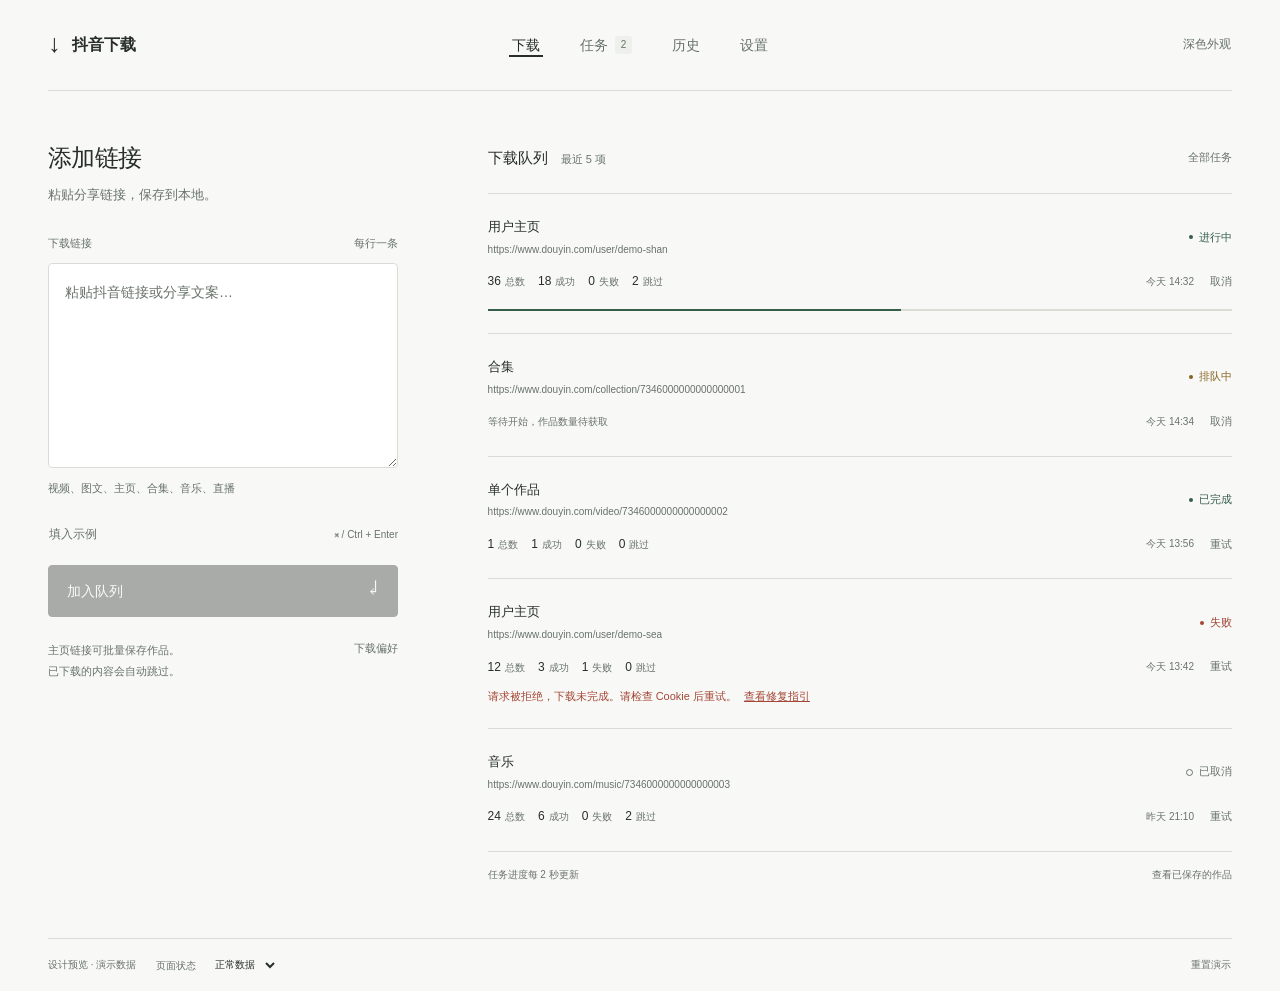
<file: docs/design/webui/index.html>
<!doctype html>
<html lang="zh-CN" data-theme="light">
<head>
  <meta charset="UTF-8">
  <meta name="viewport" content="width=device-width, initial-scale=1">
  <meta name="color-scheme" content="dark light">
  <title>抖音下载 · 设计原型</title>
  <link rel="stylesheet" href="style.css?v=2">
  <script src="app.js?v=2" defer></script>
</head>
<body>
  <div class="app-shell">
    <header class="app-header">
      <a class="brand" href="#download"><span aria-hidden="true">↓</span>抖音下载</a>
      <nav aria-label="主导航">
        <a href="#download" data-page="download">下载</a>
        <a href="#jobs" data-page="jobs">任务<span class="nav-count" id="active-count">2</span></a>
        <a href="#history" data-page="history">历史</a>
        <a href="#settings" data-page="settings">设置</a>
      </nav>
      <button id="theme-toggle" class="quiet">深色外观</button>
    </header>
    <div class="workspace">
      <span id="breadcrumb" hidden>下载</span>
      <main id="main" tabindex="-1">
        <section id="download" class="page">
          <div class="download-workspace">
            <div class="input-column">
              <div class="page-heading"><div><h1>添加链接</h1><p>粘贴分享链接，保存到本地。</p></div></div>
              <form id="download-form" class="composer">
                <div class="composer-heading"><label for="urls">下载链接</label><span>每行一条</span></div>
                <textarea id="urls" rows="6" spellcheck="false" placeholder="粘贴抖音链接或分享文案…" aria-describedby="recognition"></textarea>
                <div id="recognition" class="recognition" aria-live="polite">视频、图文、主页、合集、音乐、直播</div>
                <div class="composer-footer"><button type="button" class="quiet" id="fill-example">填入示例</button><span class="keyboard-hint">⌘ / Ctrl + Enter</span></div>
                <button class="primary" id="submit-download" disabled>加入队列 <span aria-hidden="true">↵</span></button>
              </form>
              <div class="usage-note"><p>主页链接可批量保存作品。<br>已下载的内容会自动跳过。</p><a href="#settings">下载偏好</a></div>
            </div>
            <div class="queue-column">
              <div class="section-heading"><h2>下载队列 <span id="recent-count"></span></h2><a href="#jobs">全部任务</a></div>
              <div id="recent-jobs"></div>
              <div class="queue-footnote"><span>任务进度每 2 秒更新</span><a href="#history">查看已保存的作品</a></div>
            </div>
          </div>
        </section>
        <section id="jobs" class="page" hidden>
          <div class="page-heading"><div><h1>任务中心</h1><p>管理近期下载任务。</p></div><span class="poll-label" id="poll-label"><i class="dot"></i>演示进度 · 每 2 秒更新</span></div>
          <div class="tabs" id="job-tabs" role="group" aria-label="任务状态筛选"><button data-status="all" class="selected">全部</button><button data-status="active">进行中</button><button data-status="success">已完成</button><button data-status="failed">失败</button><button data-status="cancelled">已取消</button></div>
          <div id="job-list"></div>
          <p class="footnote">此处保留近期任务；已下载作品可在<a href="#history">下载历史</a>中查找。</p>
        </section>
        <section id="history" class="page" hidden>
          <div class="page-heading"><div><h1>下载历史</h1><p>查找已保存的作品与文件。</p></div><span class="total-label" id="history-total"></span></div>
          <div class="history-layout"><div class="history-main">
            <form class="filters" id="history-filters">
              <div class="search-pair"><select id="search-field" aria-label="搜索字段"><option value="author">作者</option><option value="title">标题</option></select><input id="history-search" aria-label="搜索作者或标题" placeholder="搜索作者…" type="search"></div>
              <select id="history-type" aria-label="作品类型"><option value="all">全部类型</option><option value="video">视频</option><option value="gallery">图文</option></select>
              <button type="button" id="more-filters" aria-expanded="false">更多筛选</button>
              <select id="history-sort" aria-label="排序"><option value="download_time">最近下载</option><option value="create_time">最近发布</option></select>
              <div id="extra-filters" class="extra-filters" hidden><label>发布日期，从<input id="date-from" type="date"></label><label>至<input id="date-to" type="date"></label><label>任务 ID<input id="job-filter" placeholder="输入任务 ID"></label><button type="reset">重置筛选</button></div>
            </form>
            <div class="table-wrap"><table><thead><tr><th scope="col">作品</th><th scope="col">作者 / 类型</th><th scope="col">时间</th><th scope="col">文件</th></tr></thead><tbody id="history-rows"></tbody></table><div id="history-empty" hidden></div></div>
            <div class="pagination"><span id="page-summary"></span><div><label>每页 <select id="page-size"><option value="50">50</option><option value="8">8（演示分页）</option></select></label><button id="previous-page" aria-label="上一页">‹</button><span id="page-number"></span><button id="next-page" aria-label="下一页">›</button></div></div>
          </div><aside class="authors-panel"><h2>常下载的作者</h2><p>近 30 天</p><div id="author-list"></div><p class="footnote">点击作者，查看保存的作品。</p></aside></div>
        </section>
        <section id="settings" class="page" hidden>
          <div class="page-heading"><div><h1>设置</h1><p>下载偏好与 Cookie 指引。</p></div></div>
          <div class="settings-content"><div class="notice"><strong>当前为配置展示样稿</strong><p>接口尚未提供配置读取与写入。以下数值为示例，实际设置请修改 config.yml 后重启服务。</p></div>
            <section class="settings-group"><h2>下载偏好</h2><div class="setting-row"><div><h3>下载画质</h3><p>以作品可获取的清晰度为准</p></div><span class="readonly-value">最高可用画质 <small>示例</small></span></div><div class="setting-row"><div><h3>同时下载数</h3><p>控制同时进行的文件下载数量</p></div><span class="readonly-value">3 <small>示例</small></span></div><div class="setting-row"><div><h3>保存位置</h3><p>服务所在机器上的目录</p></div><code>./Downloaded/</code></div></section>
            <section class="settings-group"><div class="section-heading"><h2>Cookie</h2><span id="cookie-status" class="badge cancelled">未检测</span></div><p id="cookie-message">当前接口不返回 Cookie 有效性，不能据此判断是否可用。</p><div class="command-box"><div><strong>重新获取 Cookie</strong><p>在服务所在机器的项目目录运行以下命令，完成后重启服务。</p></div><div class="command-line"><code>python -m tools.cookie_fetcher --config config.yml</code><button id="copy-command">复制命令</button></div></div></section>
            <section class="settings-group"><h2>关于这个工作台</h2><p>本地、自用、开源、免费。</p><p class="footnote">本原型不连接下载服务，所有任务与作品均为虚构示例。浏览器刷新后恢复初始演示数据。</p></section>
          </div>
        </section>
        <div id="global-state" hidden aria-live="polite"></div>
      </main>
      <footer class="preview-controls"><span>设计预览 · 演示数据</span><label>页面状态<select id="scenario"><option value="normal">正常数据</option><option value="empty">空状态</option><option value="loading">加载中</option><option value="error">请求失败</option><option value="offline">服务离线</option></select></label><label id="cookie-demo-label" hidden>Cookie 示例<select id="cookie-demo"><option value="unknown">未检测</option><option value="valid">有效</option><option value="invalid">失效</option></select></label><button id="reset-demo" class="quiet">重置演示</button></footer>
    </div>
  </div>
  <div id="toast" role="status" aria-live="polite" hidden></div>
  <dialog id="path-dialog" aria-labelledby="path-title"><div class="dialog-heading"><h2 id="path-title">文件位置</h2><button id="close-dialog" aria-label="关闭">×</button></div><p>此路径位于下载服务所在机器。</p><code id="file-path"></code><div class="dialog-actions"><button id="copy-path" class="primary">复制路径</button></div></dialog>
</body>
</html>
</file>
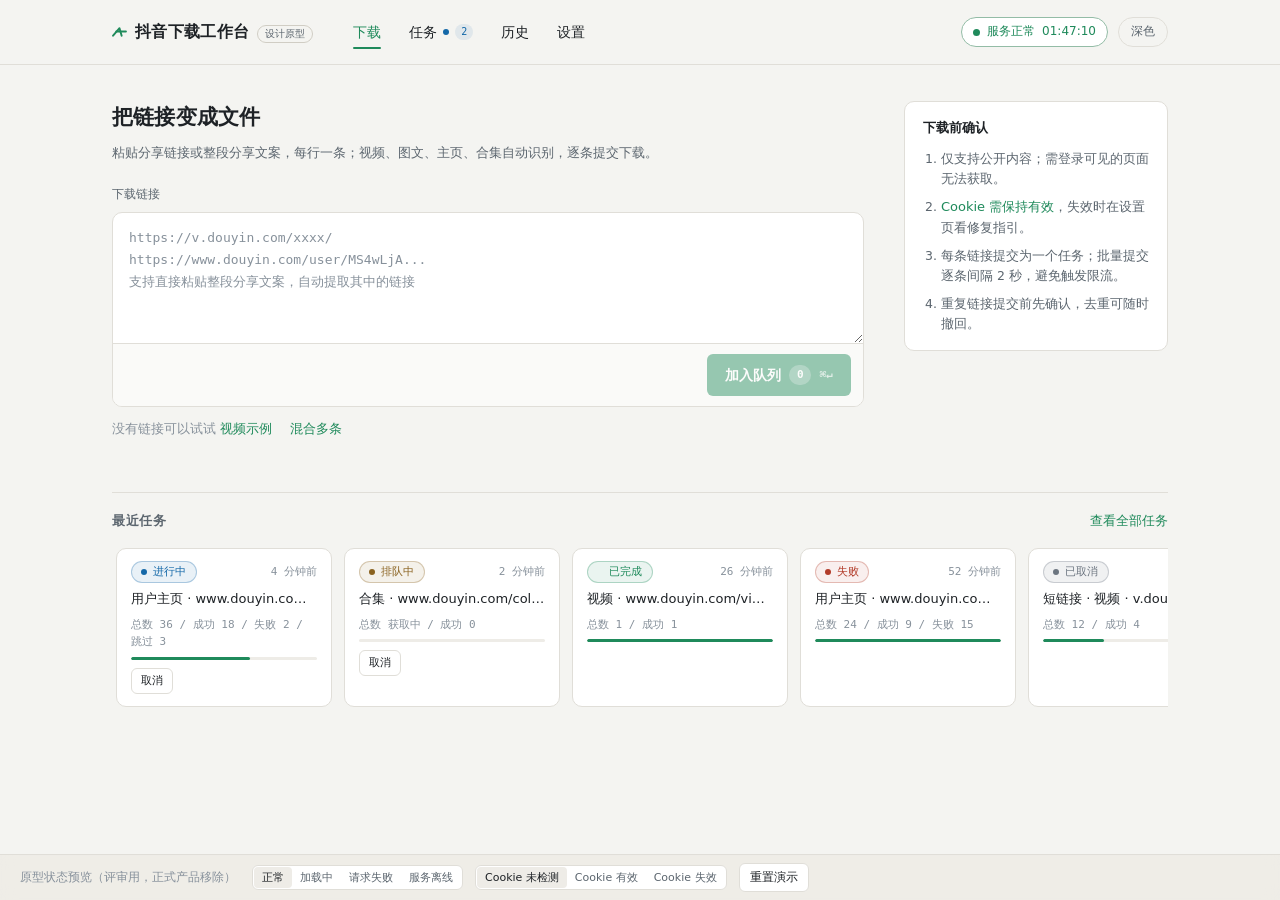
<file: docs/design/webui2/index.html>
<!DOCTYPE html>
<html lang="zh-CN">
<head>
<meta charset="UTF-8">
<meta name="viewport" content="width=device-width, initial-scale=1">
<meta name="color-scheme" content="dark light">
<title>抖音下载工作台</title>
<link rel="stylesheet" href="style.css">
<link rel="icon" href="data:image/svg+xml,<svg xmlns='http://www.w3.org/2000/svg' viewBox='0 0 16 16'><rect width='16' height='16' rx='4' fill='%232cc26e'/><path d='M11 4v3.5a2.5 2.5 0 1 1-2-2.45V4h2z' fill='%2317191c'/></svg>">
</head>
<body data-theme="dark">

<a class="skip-link" href="#main">跳到主内容</a>

<header class="top">
  <div class="top-inner">
    <a class="brand" href="#download">
      <svg class="brand-mark" viewBox="0 0 14 14" aria-hidden="true"><path d="M1 10 L7 3 L9 10" fill="none" stroke="currentColor" stroke-width="1.8" stroke-linecap="round" stroke-linejoin="round"/><path d="M4 6 L13 6" stroke="currentColor" stroke-width="1.8" stroke-linecap="round"/></svg>
      <span class="brand-name">抖音下载工作台</span>
      <span class="brand-tag">设计原型</span>
    </a>
    <nav class="top-nav" aria-label="页面">
      <a href="#download" data-route="download">下载</a>
      <a href="#jobs" data-route="jobs">任务<span class="nav-indicator" id="navJobsIndicator"></span><span class="nav-count" id="navJobsCount" hidden>0</span></a>
      <a href="#history" data-route="history">历史</a>
      <a href="#settings" data-route="settings">设置</a>
    </nav>
    <div class="top-right">
      <span class="status-pill" id="netPill">
        <span class="dot dot-unknown" id="netDot"></span>
        <span class="pill-text" id="netPillText">服务未检查</span><span class="pill-text" id="netPillTime"></span>
      </span>
      <span class="status-pill is-stale" id="cookiePill" hidden title="Cookie 失效时请运行 python -m tools.cookie_fetcher --config config.yml">
        <span class="dot dot-failed"></span>
        <a href="#settings" class="pill-text">Cookie 失效</a>
      </span>
      <button type="button" class="theme-toggle" id="themeToggle" aria-label="切换浅色外观">浅色</button>
    </div>
  </div>
</header>

<main id="main" class="main">

  <!-- ============ 页面：下载 ============ -->
  <section class="page" id="page-download">
    <div class="dl-grid">
      <div class="dl-left">
        <h1 class="dl-title">把链接变成文件</h1>
        <p class="dl-sub">粘贴分享链接或整段分享文案，每行一条；视频、图文、主页、合集自动识别，逐条提交下载。</p>
        <form id="dlForm" class="dl-form" novalidate>
          <label class="field-label" for="dlInput">下载链接</label>
          <div class="dl-input-wrap">
            <textarea id="dlInput" rows="5" spellcheck="false" placeholder="https://v.douyin.com/xxxx/&#10;https://www.douyin.com/user/MS4wLjA...&#10;支持直接粘贴整段分享文案，自动提取其中的链接"></textarea>
            <div class="dl-actions">
              <button type="submit" class="btn-primary" id="dlSubmit" disabled>
                加入队列
                <span class="btn-count" id="dlCount">0</span>
                <kbd class="kbd">⌘↵</kbd>
              </button>
            </div>
          </div>
          <div class="dl-chips" id="dlChips" hidden></div>
          <div class="dl-examples">
            <span class="hint">没有链接可以试试 </span>
            <button type="button" class="link-btn" id="fillVideo">视频示例</button>
            <button type="button" class="link-btn" id="fillMulti">混合多条</button>
          </div>
        </form>
      </div>
      <aside class="dl-right" aria-label="下载前确认">
        <div class="dl-side-head">下载前确认</div>
        <ol class="dl-notes">
          <li>仅支持公开内容；需登录可见的页面无法获取。</li>
          <li><a href="#settings" class="inline-link">Cookie 需保持有效</a>，失效时在设置页看修复指引。</li>
          <li>每条链接提交为一个任务；批量提交逐条间隔 2 秒，避免触发限流。</li>
          <li>重复链接提交前先确认，去重可随时撤回。</li>
        </ol>
        <div id="dlNotice" hidden></div>
      </aside>
    </div>

    <div class="recent" id="recentBlock">
      <div class="recent-head">
        <h2 class="recent-title">最近任务</h2>
        <a class="inline-link" href="#jobs" id="recentAll">查看全部任务</a>
      </div>
      <div class="recent-track">
        <div class="recent-row" id="recentRow"></div>
      </div>
      <div class="empty empty-compact" id="recentEmpty" hidden>
        <p>还没有任务。粘贴第一条链接试试。</p>
      </div>
    </div>
  </section>

  <!-- ============ 页面：任务中心 ============ -->
  <section class="page" id="page-jobs" hidden>
    <div class="jobs-head">
      <h1 class="page-title">任务中心</h1>
      <div class="tabs" role="tablist" aria-label="任务状态筛选" id="jobsTabs">
        <button type="button" role="tab" class="tab is-active" data-filter="all">全部 <span class="tab-count" data-tab-count="all">0</span></button>
        <button type="button" role="tab" class="tab" data-filter="live">进行中 <span class="tab-count" data-tab-count="live">0</span></button>
        <button type="button" role="tab" class="tab" data-filter="success">成功 <span class="tab-count" data-tab-count="success">0</span></button>
        <button type="button" role="tab" class="tab" data-filter="failed">失败 <span class="tab-count" data-tab-count="failed">0</span></button>
        <button type="button" role="tab" class="tab" data-filter="cancelled">已取消 <span class="tab-count" data-tab-count="cancelled">0</span></button>
      </div>
      <button type="button" class="btn-ghost" id="jobsRefresh">刷新</button>
    </div>

    <div class="banner info" id="pollBanner" hidden>
      <span class="dot dot-live" aria-hidden="true"></span>
      <span id="pollBannerText">每 2 秒更新一次</span>
    </div>
    <div class="banner warn" id="netBanner" hidden>
      <span>网络请求失败，展示最后一份数据。</span>
      <span class="banner-time" id="netBannerTime"></span>
      <button type="button" class="btn-ghost sm" id="netRetry">重试</button>
    </div>

    <div class="jobs-list" id="jobsList"></div>

    <div class="empty" id="jobsEmpty">
      <svg class="empty-icon" viewBox="0 0 48 48" aria-hidden="true"><rect x="6" y="10" width="36" height="28" rx="3" fill="none" stroke="currentColor" stroke-width="1.5"/><path d="M14 20 h12 M14 26 h20 M14 32 h8" stroke="currentColor" stroke-width="1.5" stroke-linecap="round"/></svg>
      <p class="empty-title">暂无任务</p>
      <p class="empty-sub">任务只保留在服务端内存中，重启后清空；已完成的作品在下载历史中查看。</p>
      <a class="btn-ghost" href="#download">去下载页添加链接</a>
    </div>
  </section>

  <!-- ============ 页面：下载历史 ============ -->
  <section class="page" id="page-history" hidden>
    <div class="hist-head">
      <h1 class="page-title">下载历史</h1>
      <p class="page-sub" id="histTotal">共 0 条</p>
    </div>

    <form class="hist-filters" id="histFilters">
      <div class="field">
        <label class="field-label" for="fSearch">作者或标题</label>
        <input type="search" id="fSearch" placeholder="搜索作者名、作品标题">
      </div>
      <div class="field">
        <label class="field-label">类型</label>
        <div class="seg" id="fType">
          <button type="button" class="seg-btn is-active" data-type="all">全部</button>
          <button type="button" class="seg-btn" data-type="video">视频</button>
          <button type="button" class="seg-btn" data-type="gallery">图文</button>
        </div>
      </div>
      <div class="field">
        <label class="field-label" for="fFrom">发布开始</label>
        <input type="date" id="fFrom">
      </div>
      <div class="field">
        <label class="field-label" for="fTo">发布结束</label>
        <input type="date" id="fTo">
      </div>
      <div class="field">
        <label class="field-label" for="fSort">排序</label>
        <select id="fSort">
          <option value="download_time">下载时间</option>
          <option value="create_time">发布时间</option>
        </select>
      </div>
      <div class="field" id="fieldJob" hidden>
        <label class="field-label" for="fJob">任务 ID</label>
        <div class="job-filter">
          <input type="text" id="fJob" spellcheck="false">
          <button type="button" class="btn-ghost sm" id="fJobClear">清除</button>
        </div>
      </div>
      <div class="field field-actions">
        <button type="submit" class="btn-primary sm">筛选</button>
        <button type="button" class="btn-ghost sm" id="histReset">重置</button>
      </div>
    </form>

    <p class="hist-note">发布日期按北京时间过滤；封面加载失败时固定占位，行高不跳动。</p>

    <div class="hist-table-wrap">
      <table class="hist-table" id="histTable">
        <thead>
          <tr>
            <th class="col-cover">封面</th>
            <th class="col-title">标题 / 作者</th>
            <th class="col-type">类型</th>
            <th class="col-time">发布时间</th>
            <th class="col-time">下载时间</th>
            <th class="col-path">文件位置</th>
          </tr>
        </thead>
        <tbody id="histBody"></tbody>
      </table>
    </div>

    <div class="empty" id="histEmpty" hidden>
      <svg class="empty-icon" viewBox="0 0 48 48" aria-hidden="true"><circle cx="21" cy="21" r="12" fill="none" stroke="currentColor" stroke-width="1.5"/><path d="M30 30 L40 40" stroke="currentColor" stroke-width="1.5" stroke-linecap="round"/></svg>
      <p class="empty-title">没有匹配的记录</p>
      <p class="empty-sub">尝试放宽筛选条件，或去下载页添加新任务。</p>
    </div>

    <div class="hist-foot">
      <div class="pager" id="pager">
        <button type="button" class="btn-ghost sm" id="pagePrev">上一页</button>
        <span class="pager-info" id="pageInfo">第 1 页 / 共 1 页</span>
        <button type="button" class="btn-ghost sm" id="pageNext">下一页</button>
        <label class="pager-size">
          每页
          <select id="pageSize">
            <option value="8">8</option>
            <option value="20">20</option>
            <option value="50" selected>50</option>
          </select>
        </label>
      </div>
      <details class="top-authors" id="topAuthors">
        <summary>近 30 天下载最多作者（点击查看）</summary>
        <ol class="authors-list" id="authorsList"></ol>
      </details>
    </div>
  </section>

  <!-- ============ 页面：设置 ============ -->
  <section class="page" id="page-settings" hidden>
    <div class="settings-grid">
      <div class="page-head">
        <h1 class="page-title">设置</h1>
        <p class="page-sub">本版本不提供页内配置写入；要修改请编辑配置文件后重启服务。Cookie 重新获取通过命令行完成。</p>
      </div>

      <div class="panel">
        <div class="panel-head">
          <h2 class="panel-title">Cookie 状态</h2>
          <span class="status-pill" id="setCookiePill">
            <span class="dot dot-unknown" id="setCookieDot"></span>
            <span class="pill-text" id="setCookieText">未检测</span>
          </span>
        </div>
        <div class="panel-body">
          <p class="panel-note">接口不提供 Cookie 检测，此处由原型底部控件切换示意；接入前不要根据健康检查推断 Cookie 有效。</p>
          <div class="cookie-fix" id="cookieFix" hidden>
            <p class="cookie-fix-text">Cookie 已失效。在终端运行以下命令，按提示完成浏览器验证后重启服务：</p>
            <pre class="code-block"><code id="cookieCmd">python -m tools.cookie_fetcher --config config.yml</code><button type="button" class="btn-ghost sm" id="cookieCopy">复制</button></pre>
          </div>
        </div>
      </div>

      <div class="panel">
        <div class="panel-head">
          <h2 class="panel-title">当前生效配置</h2>
          <span class="panel-tag">示例快照</span>
        </div>
        <div class="panel-body">
          <dl class="config-list">
            <div class="config-item"><dt>输出目录</dt><dd>Downloaded/</dd></div>
            <div class="config-item"><dt>下载画质</dt><dd>最高可用</dd></div>
            <div class="config-item"><dt>并发数</dt><dd>3</dd></div>
            <div class="config-item"><dt>请求间隔</dt><dd>≥ 2 秒</dd></div>
            <div class="config-item"><dt>代理</dt><dd>未启用</dd></div>
            <div class="config-item"><dt>音频转写</dt><dd>关闭</dd></div>
          </dl>
          <p class="panel-note">以上来自 config.yml 的最近一次读取快照，可能与服务实际生效值存在偏差；以配置文件为准。</p>
        </div>
      </div>

      <div class="panel">
        <div class="panel-head"><h2 class="panel-title">服务</h2></div>
        <div class="panel-body">
          <dl class="config-list">
            <div class="config-item"><dt>服务地址</dt><dd><code>http://127.0.0.1:8000</code></dd></div>
            <div class="config-item"><dt>接口文档</dt><dd><code>/docs</code>（FastAPI OpenAPI）</dd></div>
            <div class="config-item">
              <dt>健康检查</dt>
              <dd>
                <span class="status-inline" id="healthState">未检查</span>
                <button type="button" class="btn-ghost sm" id="healthCheck">重新检查</button>
              </dd>
            </div>
            <div class="config-item">
              <dt>历史数据</dt>
              <dd>SQLite 本地库；任务队列为内存态，重启服务后任务列表清空，已下载作品保留在历史中。</dd>
            </div>
          </dl>
        </div>
      </div>
    </div>
  </section>

</main>

<footer class="devbar" id="devbar">
  <span class="devbar-label">原型状态预览（评审用，正式产品移除）</span>
  <div class="seg" id="devJobsState">
    <button type="button" class="seg-btn is-active" data-state="normal">正常</button>
    <button type="button" class="seg-btn" data-state="loading">加载中</button>
    <button type="button" class="seg-btn" data-state="error">请求失败</button>
    <button type="button" class="seg-btn" data-state="offline">服务离线</button>
  </div>
  <div class="seg" id="devCookieState">
    <button type="button" class="seg-btn is-active" data-cookie="unknown">Cookie 未检测</button>
    <button type="button" class="seg-btn" data-cookie="ok">Cookie 有效</button>
    <button type="button" class="seg-btn" data-cookie="stale">Cookie 失效</button>
  </div>
  <button type="button" class="btn-ghost sm" id="devReset">重置演示</button>
</footer>

<div class="toasts" id="toasts" role="status" aria-live="polite"></div>

<dialog class="dialog" id="pathDialog" aria-labelledby="pathDialogTitle">
  <h3 class="dialog-title" id="pathDialogTitle">文件位置</h3>
  <pre class="dialog-path" id="pathDialogText"></pre>
  <p class="dialog-note" id="pathDialogHint" hidden>浏览器拦截了自动复制，请手动全选复制。</p>
  <div class="dialog-actions">
    <button type="button" class="btn-primary sm" id="pathCopy">复制路径</button>
    <button type="button" class="btn-ghost sm" id="pathClose">关闭</button>
  </div>
</dialog>

<script src="app.js" defer></script>
</body>
</html>
</file>
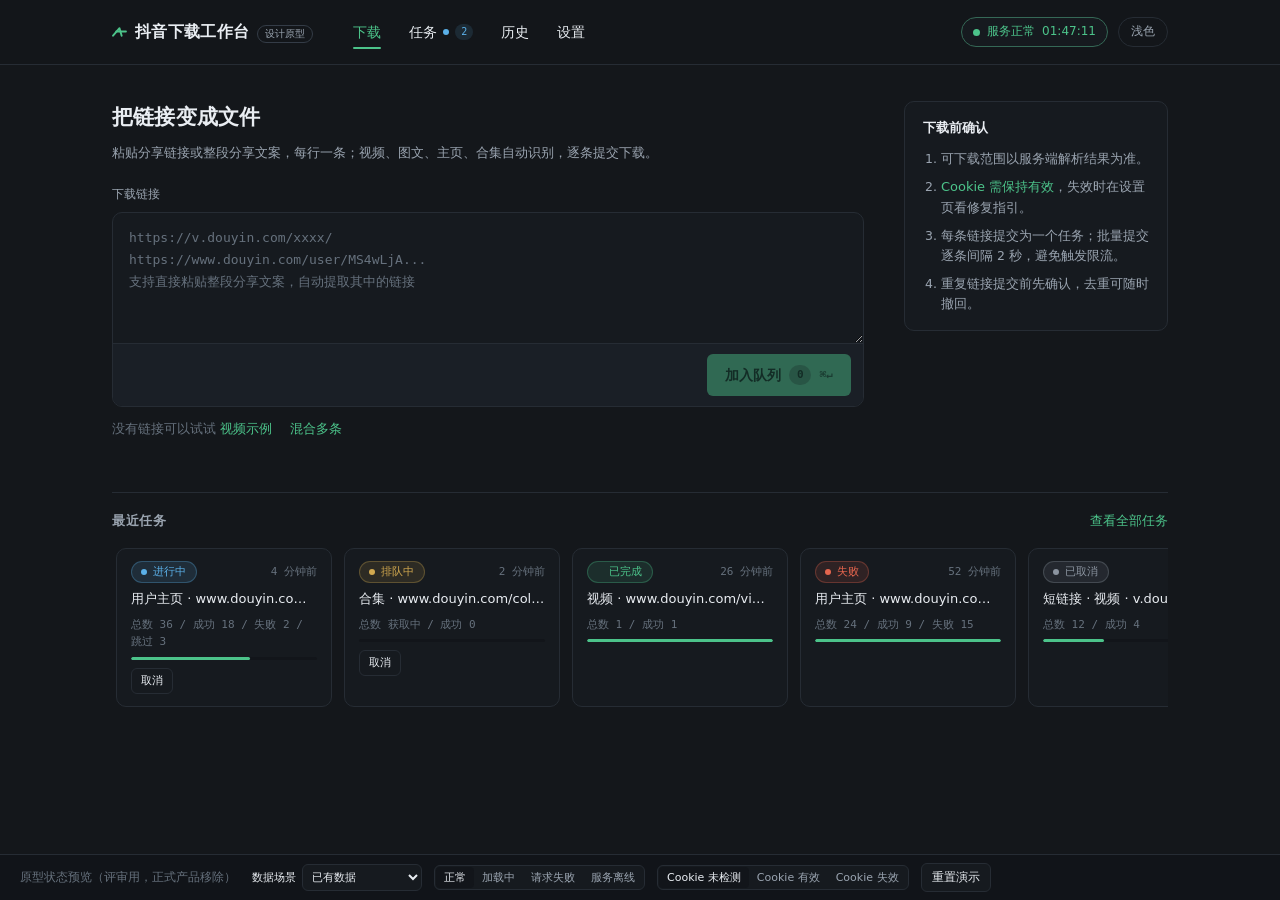
<file: docs/design/webui3/index.html>
<!DOCTYPE html>
<html lang="zh-CN">
<head>
<meta charset="UTF-8">
<meta name="viewport" content="width=device-width, initial-scale=1">
<meta name="color-scheme" content="dark light">
<title>抖音下载工作台 · webui3 合并原型</title>
<link rel="stylesheet" href="style.css?v=3">
<link rel="icon" href="data:image/svg+xml,<svg xmlns='http://www.w3.org/2000/svg' viewBox='0 0 16 16'><rect width='16' height='16' rx='4' fill='%232cc26e'/><path d='M11 4v3.5a2.5 2.5 0 1 1-2-2.45V4h2z' fill='%2317191c'/></svg>">
</head>
<body data-theme="dark">

<a class="skip-link" href="#main">跳到主内容</a>

<header class="top">
  <div class="top-inner">
    <a class="brand" href="#download">
      <svg class="brand-mark" viewBox="0 0 14 14" aria-hidden="true"><path d="M1 10 L7 3 L9 10" fill="none" stroke="currentColor" stroke-width="1.8" stroke-linecap="round" stroke-linejoin="round"/><path d="M4 6 L13 6" stroke="currentColor" stroke-width="1.8" stroke-linecap="round"/></svg>
      <span class="brand-name">抖音下载工作台</span>
      <span class="brand-tag">设计原型</span>
    </a>
    <nav class="top-nav" aria-label="页面">
      <a href="#download" data-route="download">下载</a>
      <a href="#jobs" data-route="jobs">任务<span class="nav-indicator" id="navJobsIndicator"></span><span class="nav-count" id="navJobsCount" hidden>0</span></a>
      <a href="#history" data-route="history">历史</a>
      <a href="#settings" data-route="settings">设置</a>
    </nav>
    <div class="top-right">
      <span class="status-pill" id="netPill">
        <span class="dot dot-unknown" id="netDot"></span>
        <span class="pill-text" id="netPillText">服务未检查</span><span class="pill-text" id="netPillTime"></span>
      </span>
      <span class="status-pill is-stale" id="cookiePill" hidden title="Cookie 失效时请运行 python -m tools.cookie_fetcher --config config.yml">
        <span class="dot dot-failed"></span>
        <a href="#settings" class="pill-text">Cookie 失效</a>
      </span>
      <button type="button" class="theme-toggle" id="themeToggle" aria-label="切换浅色外观">浅色</button>
    </div>
  </div>
</header>

<main id="main" class="main">
    <div class="banner warn" id="netBanner" hidden>
      <span id="netBannerText">网络请求失败，展示最后一份数据。</span>
      <span class="banner-time" id="netBannerTime"></span>
      <button type="button" class="btn-ghost sm" id="netRetry">重试</button>
    </div>
  <section class="empty" id="global-state" hidden aria-live="polite" aria-labelledby="globalStateTitle">
    <h1 class="empty-title" id="globalStateTitle"></h1>
    <p class="empty-sub" id="globalStateMessage"></p>
    <button type="button" class="btn-primary" id="globalRetry">重新加载</button>
  </section>

  <!-- ============ 页面：下载 ============ -->
  <section class="page" id="page-download">
    <div class="dl-grid">
      <div class="dl-left">
        <h1 class="dl-title">把链接变成文件</h1>
        <p class="dl-sub">粘贴分享链接或整段分享文案，每行一条；视频、图文、主页、合集自动识别，逐条提交下载。</p>
        <form id="dlForm" class="dl-form" novalidate>
          <label class="field-label" for="dlInput">下载链接</label>
          <div class="dl-input-wrap">
            <textarea id="dlInput" rows="5" spellcheck="false" placeholder="https://v.douyin.com/xxxx/&#10;https://www.douyin.com/user/MS4wLjA...&#10;支持直接粘贴整段分享文案，自动提取其中的链接"></textarea>
            <div class="dl-actions">
              <button type="submit" class="btn-primary" id="dlSubmit" disabled>
                加入队列
                <span class="btn-count" id="dlCount">0</span>
                <kbd class="kbd">⌘↵</kbd>
              </button>
            </div>
          </div>
          <div class="dl-chips" id="dlChips" hidden></div>
          <div class="dl-examples">
            <span class="hint">没有链接可以试试 </span>
            <button type="button" class="link-btn" id="fillVideo">视频示例</button>
            <button type="button" class="link-btn" id="fillMulti">混合多条</button>
          </div>
        </form>
      </div>
      <aside class="dl-right" aria-label="下载前确认">
        <div class="dl-side-head">下载前确认</div>
        <ol class="dl-notes">
          <li>可下载范围以服务端解析结果为准。</li>
          <li><a href="#settings" class="inline-link">Cookie 需保持有效</a>，失效时在设置页看修复指引。</li>
          <li>每条链接提交为一个任务；批量提交逐条间隔 2 秒，避免触发限流。</li>
          <li>重复链接提交前先确认，去重可随时撤回。</li>
        </ol>
        <div id="dlNotice" hidden></div>
      </aside>
    </div>

    <div class="recent" id="recentBlock">
      <div class="recent-head">
        <h2 class="recent-title">最近任务</h2>
        <a class="inline-link" href="#jobs" id="recentAll">查看全部任务</a>
      </div>
      <div class="recent-track">
        <div class="recent-row" id="recentRow"></div>
      </div>
      <div class="empty empty-compact" id="recentEmpty" hidden>
        <p>还没有任务。粘贴第一条链接试试。</p>
      </div>
    </div>
  </section>

  <!-- ============ 页面：任务中心 ============ -->
  <section class="page" id="page-jobs" hidden>
    <div class="jobs-head">
      <h1 class="page-title">任务中心</h1>
      <div class="tabs" role="tablist" aria-label="任务状态筛选" id="jobsTabs">
        <button type="button" role="tab" class="tab is-active" data-filter="all">全部 <span class="tab-count" data-tab-count="all">0</span></button>
        <button type="button" role="tab" class="tab" data-filter="live">进行中 <span class="tab-count" data-tab-count="live">0</span></button>
        <button type="button" role="tab" class="tab" data-filter="success">成功 <span class="tab-count" data-tab-count="success">0</span></button>
        <button type="button" role="tab" class="tab" data-filter="failed">失败 <span class="tab-count" data-tab-count="failed">0</span></button>
        <button type="button" role="tab" class="tab" data-filter="cancelled">已取消 <span class="tab-count" data-tab-count="cancelled">0</span></button>
      </div>
      <button type="button" class="btn-ghost" id="jobsRefresh">刷新</button>
    </div>

    <div class="banner info" id="pollBanner" hidden>
      <span class="dot dot-live" aria-hidden="true"></span>
      <span id="pollBannerText">每 2 秒更新一次</span>
    </div>


    <div class="jobs-list" id="jobsList"></div>

    <div class="empty" id="jobsEmpty">
      <svg class="empty-icon" viewBox="0 0 48 48" aria-hidden="true"><rect x="6" y="10" width="36" height="28" rx="3" fill="none" stroke="currentColor" stroke-width="1.5"/><path d="M14 20 h12 M14 26 h20 M14 32 h8" stroke="currentColor" stroke-width="1.5" stroke-linecap="round"/></svg>
      <p class="empty-title">暂无任务</p>
      <p class="empty-sub">任务只保留在服务端内存中，重启后清空；已完成的作品在下载历史中查看。</p>
      <a class="btn-ghost" href="#download">去下载页添加链接</a>
    </div>
  </section>

  <!-- ============ 页面：下载历史 ============ -->
  <section class="page" id="page-history" hidden>
    <div class="hist-head">
      <h1 class="page-title">下载历史</h1>
      <p class="page-sub" id="histTotal">共 0 条</p>
    </div>

    <form class="hist-filters" id="histFilters">
      <div class="field">
        <label class="field-label" for="fSearch">搜索作品</label>
        <div class="search-field-pair">
          <select id="fSearchField" aria-label="搜索字段"><option value="author">作者</option><option value="title">标题</option></select>
          <input type="search" id="fSearch" placeholder="搜索作者…">
        </div>
      </div>
      <div class="field">
        <label class="field-label">类型</label>
        <div class="seg" id="fType">
          <button type="button" class="seg-btn is-active" data-type="all">全部</button>
          <button type="button" class="seg-btn" data-type="video">视频</button>
          <button type="button" class="seg-btn" data-type="gallery">图文</button>
        </div>
      </div>
      <div class="field">
        <label class="field-label" for="fFrom">发布开始</label>
        <input type="date" id="fFrom">
      </div>
      <div class="field">
        <label class="field-label" for="fTo">发布结束</label>
        <input type="date" id="fTo">
      </div>
      <div class="field">
        <label class="field-label" for="fSort">排序</label>
        <select id="fSort">
          <option value="download_time">下载时间</option>
          <option value="create_time">发布时间</option>
        </select>
      </div>
      <div class="field" id="fieldJob" hidden>
        <label class="field-label" for="fJob">任务 ID</label>
        <div class="job-filter">
          <input type="text" id="fJob" spellcheck="false">
          <button type="button" class="btn-ghost sm" id="fJobClear">清除</button>
        </div>
      </div>
      <div class="field field-actions">
        <button type="submit" class="btn-primary sm">筛选</button>
        <button type="button" class="btn-ghost sm" id="histReset">重置</button>
      </div>
    </form>

    <p class="hist-note">发布日期按北京时间过滤；可按作者或标题分别搜索。</p>

    <div class="hist-table-wrap">
      <table class="hist-table" id="histTable">
        <thead>
          <tr>
            <th class="col-cover">封面</th>
            <th class="col-title">标题 / 作者</th>
            <th class="col-type">类型</th>
            <th class="col-time">发布时间</th>
            <th class="col-time">下载时间</th>
            <th class="col-path">文件位置</th>
          </tr>
        </thead>
        <tbody id="histBody"></tbody>
      </table>
    </div>

    <div class="empty" id="histEmpty" hidden>
      <svg class="empty-icon" viewBox="0 0 48 48" aria-hidden="true"><circle cx="21" cy="21" r="12" fill="none" stroke="currentColor" stroke-width="1.5"/><path d="M30 30 L40 40" stroke="currentColor" stroke-width="1.5" stroke-linecap="round"/></svg>
      <p class="empty-title">没有匹配的记录</p>
      <p class="empty-sub">尝试放宽筛选条件，或去下载页添加新任务。</p>
    </div>

    <div class="hist-foot">
      <div class="pager" id="pager">
        <button type="button" class="btn-ghost sm" id="pagePrev">上一页</button>
        <span class="pager-info" id="pageInfo">第 1 页 / 共 1 页</span>
        <button type="button" class="btn-ghost sm" id="pageNext">下一页</button>
        <label class="pager-size">
          每页
          <select id="pageSize">
            <option value="8">8</option>
            <option value="20">20</option>
            <option value="50" selected>50</option>
          </select>
        </label>
      </div>
      <details class="top-authors" id="topAuthors">
        <summary>近 30 天下载最多作者（点击查看）</summary>
        <ol class="authors-list" id="authorsList"></ol>
      </details>
    </div>
  </section>

  <!-- ============ 页面：设置 ============ -->
  <section class="page" id="page-settings" hidden>
    <div class="settings-grid">
      <div class="page-head">
        <h1 class="page-title">设置</h1>
        <p class="page-sub">本版本不提供页内配置写入；要修改请编辑配置文件后重启服务。Cookie 重新获取通过命令行完成。</p>
      </div>

      <div class="panel">
        <div class="panel-head">
          <h2 class="panel-title">Cookie 状态</h2>
          <span class="status-pill" id="setCookiePill">
            <span class="dot dot-unknown" id="setCookieDot"></span>
            <span class="pill-text" id="setCookieText">未检测</span>
          </span>
        </div>
        <div class="panel-body">
          <p class="panel-note">接口不提供 Cookie 检测，此处由原型底部控件切换示意；接入前不要根据健康检查推断 Cookie 有效。</p>
          <div class="cookie-fix" id="cookieFix" hidden>
            <p class="cookie-fix-text">Cookie 已失效。在终端运行以下命令，按提示完成浏览器验证后重启服务：</p>
            <pre class="code-block"><code id="cookieCmd">python -m tools.cookie_fetcher --config config.yml</code><button type="button" class="btn-ghost sm" id="cookieCopy">复制</button></pre>
          </div>
        </div>
      </div>

      <div class="panel">
        <div class="panel-head">
          <h2 class="panel-title">当前生效配置</h2>
          <span class="panel-tag">示例快照</span>
        </div>
        <div class="panel-body">
          <dl class="config-list">
            <div class="config-item"><dt>输出目录</dt><dd>Downloaded/</dd></div>
            <div class="config-item"><dt>下载画质</dt><dd>最高可用</dd></div>
            <div class="config-item"><dt>并发数</dt><dd>3</dd></div>
            <div class="config-item"><dt>请求间隔</dt><dd>≥ 2 秒</dd></div>
            <div class="config-item"><dt>代理</dt><dd>未启用</dd></div>
            <div class="config-item"><dt>音频转写</dt><dd>关闭</dd></div>
          </dl>
          <p class="panel-note">以上均为演示值，未读取 config.yml。当前接口没有配置读取能力，实际生效值请在服务所在机器核对。</p>
        </div>
      </div>

      <div class="panel">
        <div class="panel-head"><h2 class="panel-title">服务</h2></div>
        <div class="panel-body">
          <dl class="config-list">
            <div class="config-item"><dt>服务地址</dt><dd><code>http://127.0.0.1:8000</code></dd></div>
            <div class="config-item"><dt>接口文档</dt><dd><code>/docs</code>（FastAPI OpenAPI）</dd></div>
            <div class="config-item">
              <dt>健康检查</dt>
              <dd>
                <span class="status-inline" id="healthState">未检查</span>
                <button type="button" class="btn-ghost sm" id="healthCheck">重新检查</button>
              </dd>
            </div>
            <div class="config-item">
              <dt>历史数据</dt>
              <dd>SQLite 本地库；任务队列为内存态，重启服务后任务列表清空，已下载作品保留在历史中。</dd>
            </div>
          </dl>
        </div>
      </div>
    </div>
  </section>

</main>

<footer class="devbar" id="devbar">
  <span class="devbar-label">原型状态预览（评审用，正式产品移除）</span>
  <label class="dev-data-label">数据场景 <select id="devData"><option value="populated">已有数据</option><option value="empty">空数据 / 首次加载</option></select></label>
  <div class="seg" id="devJobsState">
    <button type="button" class="seg-btn is-active" data-state="normal">正常</button>
    <button type="button" class="seg-btn" data-state="loading">加载中</button>
    <button type="button" class="seg-btn" data-state="error">请求失败</button>
    <button type="button" class="seg-btn" data-state="offline">服务离线</button>
  </div>
  <div class="seg" id="devCookieState">
    <button type="button" class="seg-btn is-active" data-cookie="unknown">Cookie 未检测</button>
    <button type="button" class="seg-btn" data-cookie="ok">Cookie 有效</button>
    <button type="button" class="seg-btn" data-cookie="stale">Cookie 失效</button>
  </div>
  <button type="button" class="btn-ghost sm" id="devReset">重置演示</button>
</footer>

<div class="toasts" id="toasts" role="status" aria-live="polite"></div>

<dialog class="dialog" id="pathDialog" aria-labelledby="pathDialogTitle">
  <h3 class="dialog-title" id="pathDialogTitle">文件位置</h3>
  <pre class="dialog-path" id="pathDialogText"></pre>
  <p class="dialog-note" id="pathDialogHint" hidden>浏览器拦截了自动复制，请手动全选复制。</p>
  <div class="dialog-actions">
    <button type="button" class="btn-primary sm" id="pathCopy">复制路径</button>
    <button type="button" class="btn-ghost sm" id="pathClose">关闭</button>
  </div>
</dialog>

<script src="app.js?v=3.1" defer></script>
</body>
</html>
</file>
<file: docs/design/webui/style.css>
:root {
  color-scheme: light;
  --bg: #f8f9f7;
  --surface: #ffffff;
  --raised: #eef0ec;
  --line: #daddd6;
  --text: #272e29;
  --muted: #687269;
  --accent: #365e49;
  --accent-ink: #ffffff;
  --success: #365e49;
  --warning: #876323;
  --danger: #a44737;
  --focus: #597660;
  font-family: -apple-system, BlinkMacSystemFont, "PingFang SC", "Microsoft YaHei", sans-serif;
  font-size: 14px;
  line-height: 1.6;
}
:root[data-theme="dark"] {
  color-scheme: dark;
  --bg: #1b201d;
  --surface: #222824;
  --raised: #2b342e;
  --line: #3c463e;
  --text: #e3e9e2;
  --muted: #a0ada1;
  --accent: #a9c6a8;
  --accent-ink: #1b2f20;
  --success: #a9c6a8;
  --warning: #d8bd80;
  --danger: #e6a391;
  --focus: #a9c6a8;
}
* { box-sizing: border-box; }
body { margin: 0; background: var(--bg); color: var(--text); }
button, input, textarea, select { font: inherit; }
button, select, input { min-height: 34px; }
button, select { cursor: pointer; }
button { border: 1px solid var(--line); border-radius: 4px; padding: 5px 12px; background: transparent; color: var(--text); white-space: nowrap; }
button:hover:not(:disabled) { background: var(--raised); border-color: var(--muted); }
button:disabled { opacity: .38; cursor: not-allowed; }
a { color: var(--accent); text-decoration: none; }
a:hover { text-decoration: underline; }
button:focus-visible, a:focus-visible, input:focus-visible, select:focus-visible, textarea:focus-visible { outline: 2px solid var(--focus); outline-offset: 3px; }
input, select { color: var(--text); background: transparent; border: 1px solid var(--line); border-radius: 4px; padding: 6px 10px; min-width: 0; }
input::placeholder, textarea::placeholder { color: var(--muted); opacity: 1; }
p { margin: 5px 0 0; color: var(--muted); }
h1, h2, h3 { margin: 0; }
h1 { font-size: 24px; line-height: 1.4; font-weight: 550; letter-spacing: -.6px; }
h2 { font-size: 15px; font-weight: 550; }
h3 { font-size: 14px; font-weight: 500; }
code { font-family: ui-monospace, SFMono-Regular, Consolas, monospace; font-size: 12px; }
[hidden] { display: none !important; }
.app-shell { min-height: 100dvh; display: flex; flex-direction: column; }
.app-header { display: grid; grid-template-columns: 1fr auto 1fr; align-items: center; gap: 35px; width: calc(100% - 96px); max-width: 1320px; margin: 0 auto; min-height: 91px; border-bottom: 1px solid var(--line); }
.brand { color: var(--text); display: flex; align-items: center; gap: 11px; font-size: 16px; font-weight: 600; width: fit-content; }
.brand:hover { text-decoration: none; }
.brand > span { display: inline-block; font-size: 25px; font-weight: 400; transform: translateY(-2px); }
nav { display: flex; align-items: center; align-self: stretch; gap: 34px; }
nav a { color: var(--muted); display: flex; align-items: center; gap: 7px; position: relative; padding: 0 3px; }
nav a[aria-current="page"] { color: var(--text); }
nav a[aria-current="page"]::after { content: ""; height: 2px; background: var(--text); position: absolute; bottom: -1px; left: 0; right: 0; }
nav a:hover { text-decoration: none; color: var(--text); }
.nav-count { font-size: 10px; line-height: 18px; min-width: 17px; text-align: center; background: var(--raised); border-radius: 3px; }
.nav-count:empty { display: none; }
#theme-toggle { justify-self: end; font-size: 12px; }
.quiet { border-color: transparent; background: transparent; color: var(--muted); padding-left: 0; padding-right: 0; }
.quiet:hover:not(:disabled) { border-color: transparent; background: transparent; color: var(--text); }
.workspace { min-width: 0; display: flex; flex-direction: column; flex: 1; }
main { width: calc(100% - 96px); max-width: 1320px; margin: 0 auto; padding: 50px 0 55px; flex: 1; }
.page-heading { display: flex; align-items: center; justify-content: space-between; gap: 20px; margin-bottom: 31px; }
.page-heading p { margin-top: 10px; font-size: 13px; }
.download-workspace { display: grid; grid-template-columns: minmax(280px, 350px) minmax(0, 1fr); gap: clamp(45px, 7vw, 110px); align-items: start; }
.input-column { position: sticky; top: 30px; }
.input-column .page-heading { margin-bottom: 30px; }
.composer { border: 0; }
.composer-heading { display: flex; justify-content: space-between; padding: 0 0 10px; font-size: 11px; color: var(--muted); }
.composer-heading label { font-weight: 500; }
textarea { display: block; width: 100%; padding: 16px; border: 1px solid var(--line); border-radius: 4px; resize: vertical; background: var(--surface); color: var(--text); font-size: 14px; line-height: 1.85; min-height: 205px; }
textarea:focus { border-color: var(--focus); }
.recognition { min-height: 47px; padding: 12px 0 0; color: var(--muted); font-size: 11px; display: flex; align-items: start; gap: 6px; flex-wrap: wrap; }
.recognition .badge { max-width: 100%; overflow-wrap: anywhere; }
.composer-footer { display: flex; justify-content: space-between; align-items: center; padding: 3px 0 13px; gap: 12px; }
.composer-footer button { font-size: 12px; }
.keyboard-hint { font-size: 10px; color: var(--muted); }
.primary { background: var(--text); color: var(--bg); border-color: var(--text); font-weight: 500; padding: 10px 18px; }
.primary:hover:not(:disabled) { background: var(--text); border-color: var(--text); filter: brightness(1.15); }
#submit-download { width: 100%; display: flex; justify-content: space-between; align-items: center; min-height: 43px; }
#submit-download span { font-size: 19px; }
.usage-note { margin-top: 23px; font-size: 11px; color: var(--muted); display: flex; justify-content: space-between; align-items: start; gap: 12px; }
.usage-note p { margin: 0; line-height: 1.9; }
.usage-note a { color: var(--muted); white-space: nowrap; }
.queue-column { min-width: 0; padding-top: 5px; }
.section-heading { display: flex; align-items: center; justify-content: space-between; gap: 16px; margin-bottom: 16px; }
.section-heading > a { color: var(--muted); font-size: 11px; }
.section-heading h2 span { margin-left: 9px; color: var(--muted); font-size: 11px; font-weight: 400; }
.queue-column > .section-heading { margin-bottom: 23px; }
.job-card { position: relative; padding: 23px 0 22px; margin: 0; border: 0; border-top: 1px solid var(--line); background: transparent; }
.job-top { display: flex; align-items: center; gap: 14px; }
.job-symbol { display: none; }
.job-title { min-width: 0; flex: 1; }
.job-title h3 { font-size: 13px; font-weight: 550; }
.job-title p { font-size: 10px; margin-top: 4px; overflow: hidden; text-overflow: ellipsis; white-space: nowrap; max-width: 600px; color: var(--muted); }
.badge { padding: 1px 0; border: 0; font-size: 11px; white-space: nowrap; display: inline-flex; gap: 6px; align-items: center; }
.badge::before { content: ""; display: inline-block; width: 4px; height: 4px; border-radius: 50%; background: currentColor; }
.badge.running, .badge.success { color: var(--success); }
.badge.pending { color: var(--warning); }
.badge.failed { color: var(--danger); }
.badge.cancelled { color: var(--muted); }
.badge.cancelled::before { background: transparent; border: 1px solid currentColor; width: 5px; height: 5px; }
.recognition .badge { padding: 2px 6px; background: var(--raised); border-radius: 3px; }
.job-bottom { display: flex; align-items: center; gap: 16px; margin-top: 12px; min-height: 24px; }
.counts { display: flex; gap: 13px; font-size: 10px; color: var(--muted); font-variant-numeric: tabular-nums; flex-wrap: wrap; }
.counts b { font-weight: 500; color: var(--text); margin-right: 4px; font-size: 12px; }
.job-time { margin-left: auto; font-size: 10px; color: var(--muted); }
.job-actions { display: flex; gap: 12px; }
.job-actions button { font-size: 11px; min-height: 24px; padding: 0; border: 0; border-radius: 0; color: var(--muted); }
.job-actions button:hover:not(:disabled) { background: transparent; color: var(--text); text-decoration: underline; }
.progress { height: 2px; background: var(--line); margin-top: 15px; width: 100%; overflow: hidden; }
.progress span { height: 100%; background: var(--accent); display: block; transition: width .4s ease; }
.error-summary { margin-top: 9px; color: var(--danger); font-size: 11px; }
.error-summary a { color: var(--danger); text-decoration: underline; margin-left: 4px; }
.queue-footnote { border-top: 1px solid var(--line); padding-top: 15px; display: flex; justify-content: space-between; gap: 12px; color: var(--muted); font-size: 10px; }
.queue-footnote a { color: var(--muted); }
.poll-label { font-size: 11px; color: var(--muted); display: flex; align-items: center; gap: 7px; }
.dot { height: 5px; width: 5px; background: var(--success); display: inline-block; border-radius: 50%; flex-shrink: 0; }
.tabs { display: flex; margin-bottom: 8px; gap: 25px; }
.tabs button { border: 0; padding: 8px 0 14px; border-radius: 0; background: transparent; color: var(--muted); font-size: 12px; }
.tabs button.selected { color: var(--text); font-weight: 600; }
.tabs button.selected::after { content: ""; display: inline-block; width: 4px; height: 4px; border-radius: 50%; background: var(--text); margin-left: 6px; vertical-align: middle; }
.footnote { font-size: 11px; margin-top: 16px; }
.footnote a { margin: 0 4px; }
.job-card .footnote { font-size: 10px; margin-top: 9px; }
.job-card .footnote button { font-size: 10px; margin-left: 10px; min-height: 20px; }
#job-list .job-top { max-width: 100%; }
#job-list .job-bottom { margin-top: 10px; }
#job-list .progress { max-width: 500px; }
#job-list .job-card { padding-top: 18px; padding-bottom: 18px; }
.total-label { color: var(--muted); font-size: 12px; }
.history-layout { display: flex; flex-direction: column; }
.history-main { min-width: 0; }
.filters { display: flex; flex-wrap: wrap; gap: 9px; margin-bottom: 22px; }
.filters input, .filters select, .filters button { font-size: 12px; }
.search-pair { display: flex; min-width: 220px; width: 320px; margin-right: auto; }
.search-pair select { border-radius: 4px 0 0 4px; }
.search-pair input { width: 100%; border-left: 0; border-radius: 0 4px 4px 0; }
.extra-filters { display: flex; flex-wrap: wrap; gap: 12px; width: 100%; padding-top: 12px; }
.extra-filters label { display: grid; gap: 4px; font-size: 11px; color: var(--muted); }
.extra-filters button { align-self: end; }
.table-wrap { overflow-x: auto; border-top: 1px solid var(--line); }
table { width: 100%; border-collapse: collapse; text-align: left; }
th { color: var(--muted); font-weight: 400; font-size: 11px; padding: 12px 16px; white-space: nowrap; }
th:first-child, td:first-child { padding-left: 0; }
th:last-child, td:last-child { padding-right: 0; text-align: right; }
td { padding: 14px 16px; border-top: 1px solid var(--line); font-size: 12px; }
td:first-child { min-width: 265px; width: 47%; }
td:nth-child(2), td:nth-child(3) { white-space: nowrap; }
.work-cell { display: flex; align-items: center; gap: 14px; }
.cover-placeholder { width: 42px; height: 55px; background: var(--raised); flex-shrink: 0; display: grid; place-content: center; text-align: center; color: var(--muted); font-size: 9px; border-radius: 2px; }
.cover-image { width: 42px; height: 55px; object-fit: cover; flex-shrink: 0; border-radius: 2px; filter: saturate(.6); }
.work-title { max-width: 390px; line-height: 1.6; }
.work-cell small, td small { display: block; color: var(--muted); font-size: 10px; margin-top: 4px; }
td button { font-size: 11px; border: 0; padding-right: 0; color: var(--muted); }
.authors-panel { border-top: 1px solid var(--line); margin-top: 32px; padding-top: 17px; display: flex; flex-wrap: wrap; align-items: center; gap: 10px 18px; }
.authors-panel h2 { font-size: 12px; }
.authors-panel > p { font-size: 10px; margin: 0; }
.authors-panel > .footnote { width: 100%; }
#author-list { display: flex; flex-wrap: wrap; gap: 12px 25px; }
.author-button { display: flex; align-items: center; gap: 7px; padding: 0; border: 0; text-align: left; font-size: 11px; min-height: 25px; }
.author-button > span:first-child { display: none; }
.author-button small { color: var(--muted); }
.pagination { display: flex; justify-content: space-between; align-items: center; border-top: 1px solid var(--line); padding-top: 17px; font-size: 11px; color: var(--muted); gap: 12px; }
.pagination > div { display: flex; align-items: center; gap: 12px; }
.pagination select { font-size: 11px; }
.settings-content { max-width: 850px; }
.notice { padding: 15px 0; border-top: 1px solid var(--line); border-bottom: 1px solid var(--line); font-size: 12px; }
.notice strong { font-weight: 500; color: var(--text); }
.settings-group { padding: 26px 0; border-bottom: 1px solid var(--line); }
.setting-row { display: flex; justify-content: space-between; align-items: center; gap: 20px; padding: 21px 0; }
.setting-row:last-child { padding-bottom: 0; }
.setting-row p { font-size: 12px; }
.readonly-value small { margin-left: 8px; font-size: 10px; color: var(--muted); }
.command-box { margin-top: 20px; padding: 17px 20px; background: var(--raised); border-radius: 4px; font-size: 12px; }
.command-line { display: flex; justify-content: space-between; align-items: center; gap: 15px; margin-top: 14px; }
.command-line code { overflow-wrap: anywhere; }
.preview-controls { display: flex; align-items: center; gap: 20px; flex-wrap: wrap; padding: 9px 0; width: calc(100% - 96px); max-width: 1320px; margin: 0 auto; color: var(--muted); border-top: 1px solid var(--line); font-size: 10px; background: var(--bg); }
.preview-controls select { margin-left: 7px; font-size: 10px; min-height: 26px; padding: 2px 7px; border-color: transparent; }
.preview-controls .quiet { margin-left: auto; font-size: 10px; }
.empty-state { border-top: 1px solid var(--line); padding: 55px 24px; text-align: center; }
.empty-state h2 { margin-bottom: 7px; }
.empty-state p { font-size: 12px; }
.empty-state button, .empty-state a { display: inline-block; margin-top: 18px; }
.loader { height: 2px; width: 130px; margin: 25px auto; background: var(--line); overflow: hidden; }
.loader:after { content: ""; display: block; height: 2px; width: 40%; background: var(--accent); animation: loading 1.3s infinite ease-in-out; }
@keyframes loading { from { transform: translateX(-100%); } to { transform: translateX(350%); } }
#toast { position: fixed; bottom: 60px; left: 50%; transform: translateX(-50%); background: var(--text); color: var(--bg); padding: 12px 22px; border-radius: 4px; z-index: 4; max-width: calc(100% - 40px); font-size: 12px; }
dialog { background: var(--surface); color: var(--text); border: 1px solid var(--line); border-radius: 6px; padding: 24px; width: min(560px, calc(100% - 32px)); }
dialog::backdrop { background: #17221a66; }
.dialog-heading { display: flex; align-items: center; justify-content: space-between; }
.dialog-actions { display: flex; justify-content: end; margin-top: 24px; }
#file-path { display: block; overflow-wrap: anywhere; background: var(--raised); padding: 17px; border-radius: 4px; margin-top: 20px; }
@media (min-width: 1500px) { main { padding-top: 65px; } }
@media (max-width: 1050px) {
  .app-header, main, .preview-controls { width: calc(100% - 64px); }
  .download-workspace { grid-template-columns: minmax(250px, 310px) minmax(0, 1fr); gap: 40px; }
  .job-time { display: none; }
  .job-actions { margin-left: auto; }
  .counts { gap: 9px; }
  .queue-footnote { flex-direction: column; gap: 5px; }
}
@media (max-width: 760px) {
  .app-header { grid-template-columns: 1fr auto; gap: 8px 20px; padding-top: 19px; min-height: 108px; }
  .app-header, main, .preview-controls { width: calc(100% - 40px); }
  .brand { font-size: 14px; }
  #theme-toggle { grid-column: 2; grid-row: 1; }
  nav { grid-column: 1 / -1; gap: 30px; min-height: 45px; }
  nav a { font-size: 12px; }
  main { padding: 31px 0 38px; }
  h1 { font-size: 22px; }
  .download-workspace { display: block; }
  .input-column { position: static; }
  .queue-column { padding-top: 45px; }
  textarea { min-height: 165px; }
  .page-heading { gap: 12px; }
  .page-heading p { font-size: 12px; }
  .poll-label { max-width: 130px; font-size: 10px; }
  .job-bottom { flex-wrap: wrap; gap: 8px; }
  .counts { gap: 12px; }
  .job-actions { gap: 12px; }
  .tabs { gap: 22px; }
  .search-pair { width: 100%; }
  .filters > select { flex: 1; }
  .preview-controls { gap: 5px 12px; padding: 12px 0; }
  .preview-controls > span { width: 100%; }
  .pagination { flex-wrap: wrap; }
  .command-line { flex-direction: column; align-items: start; }
  .setting-row { align-items: start; }
  .readonly-value { white-space: nowrap; }
  .queue-footnote { flex-direction: row; }
}
@media (prefers-reduced-motion: reduce) { *, *::before, *::after { animation: none !important; transition: none !important; } }
</file>
<file: docs/design/webui2/style.css>
/* ============================================================
   抖音下载工作台 webui2 · 设计原型样式
   方向：控制台式深色工具。默认深色，浅色保可用。
   token 集中在本文件顶部，业务样式只引用变量。
   ============================================================ */

:root{
  --bg: #14171b;
  --surface: #161a1f;
  --surface-2: #1a1f26;
  --surface-3: #12151a;
  --line: #262c34;
  --line-strong: #343c47;
  --text: #e9edf2;
  --muted: #9aa4b0;
  --faint: #66717d;

  --accent: #4cc38a;
  --accent-ink: #0b3d26;
  --accent-soft: rgba(76,195,138,.14);
  --accent-glow: rgba(76,195,138,.35);

  --pending: #d2a94f;
  --running: #5bb0e8;
  --success: #4cc38a;
  --failed: #e5654e;
  --cancelled-fg: #8b94a0;
  --pending-soft: rgba(210,169,79,.12);
  --running-soft: rgba(91,176,232,.13);
  --success-soft: rgba(76,195,138,.12);
  --failed-soft: rgba(229,101,78,.12);
  --cancelled-soft: rgba(139,148,160,.12);

  --radius-s: 6px;
  --radius-m: 10px;

  --font-ui: ui-sans-serif, system-ui, -apple-system, "PingFang SC", "Microsoft YaHei", "Helvetica Neue", Arial, sans-serif;
  --font-mono: ui-monospace, "SF Mono", "Cascadia Mono", Menlo, Consolas, monospace;

  --top-h: 64px;
  --max-w: 1120px;
  --pad-x: 32px;
}

body[data-theme="light"]{
  --bg: #f4f4f1;
  --surface: #ffffff;
  --surface-2: #fafaf8;
  --surface-3: #eeece7;
  --line: #e0ded8;
  --line-strong: #d0cdc4;
  --text: #1e2226;
  --muted: #5c666f;
  --faint: #87919b;

  --accent: #1f8a5b;
  --accent-ink: #ffffff;
  --accent-soft: rgba(31,138,91,.1);
  --accent-glow: rgba(31,138,91,.25);

  --pending: #8a621f;
  --running: #1468a8;
  --success: #1f8a5b;
  --failed: #b23c2a;
  --cancelled-fg: #6c7580;
  --pending-soft: rgba(138,98,31,.09);
  --running-soft: rgba(20,104,168,.09);
  --success-soft: rgba(31,138,91,.09);
  --failed-soft: rgba(178,60,42,.08);
  --cancelled-soft: rgba(108,117,128,.1);
}

/* ---------- 基础 ---------- */
*{ box-sizing: border-box; }
html{ -webkit-text-size-adjust: 100%; }
body{
  margin: 0;
  background: var(--bg);
  color: var(--text);
  font: 14px/1.6 var(--font-ui);
  font-variant-numeric: tabular-nums;
}
kbd{ font-family: var(--font-mono); }
code{ font-family: var(--font-mono); font-size: .92em; }
a{ color: var(--accent); text-decoration: none; }
a:hover{ text-decoration: underline; }
button{ font: inherit; color: inherit; background: none; border: 0; cursor: pointer; padding: 0; }
input, textarea, select{ font: inherit; color: inherit; }

:focus-visible{ outline: 2px solid var(--accent); outline-offset: 2px; border-radius: 2px; }

.skip-link{
  position: absolute; left: 8px; top: -48px; z-index: 100;
  background: var(--surface); border: 1px solid var(--line-strong);
  padding: 8px 14px; border-radius: var(--radius-s); color: var(--text);
  transition: top .15s;
}
.skip-link:focus{ top: 8px; }

[hidden]{ display: none !important; }

/* ---------- 顶栏 ---------- */
.top{
  position: sticky; top: 0; z-index: 30;
  background: color-mix(in srgb, var(--bg) 88%, transparent);
  backdrop-filter: blur(10px);
  -webkit-backdrop-filter: blur(10px);
  border-bottom: 1px solid var(--line);
}
.top-inner{
  max-width: var(--max-w); margin: 0 auto;
  height: var(--top-h); padding: 0 var(--pad-x);
  display: flex; align-items: center; gap: 28px;
}
.brand{ display: flex; align-items: baseline; gap: 8px; color: var(--text); }
.brand:hover{ text-decoration: none; }
.brand-mark{ width: 15px; height: 15px; color: var(--accent); align-self: center; }
.brand-name{ font-size: 16px; font-weight: 600; letter-spacing: .02em; }
.brand-tag{
  font-size: 10px; color: var(--muted);
  border: 1px solid var(--line-strong); border-radius: 999px;
  padding: 1px 7px; line-height: 1.4;
}
.top-nav{ display: flex; gap: 4px; flex: 1; }
.top-nav a{
  position: relative;
  padding: 8px 12px; color: var(--text); font-size: 14px;
  border-radius: var(--radius-s);
  display: inline-flex; align-items: center; gap: 6px;
}
.top-nav a:hover{ background: var(--surface-2); text-decoration: none; }
.top-nav a.is-active{ color: var(--accent); }
.top-nav a.is-active::after{
  content: ""; position: absolute; left: 12px; right: 12px; bottom: 2px;
  height: 2px; background: var(--accent); border-radius: 1px;
}
.nav-indicator{
  width: 6px; height: 6px; border-radius: 50%;
  background: var(--running); display: none;
}
.nav-indicator.is-live{ display: inline-block; animation: pulse 1.6s ease-in-out infinite; }
.nav-count{
  font-size: 10px; font-family: var(--font-mono);
  background: var(--running-soft); color: var(--running);
  border-radius: 999px; padding: 0 6px; line-height: 16px;
}
.top-right{ display: flex; align-items: center; gap: 10px; margin-left: auto; }

.status-pill{
  display: inline-flex; align-items: center; gap: 7px;
  border: 1px solid var(--line); border-radius: 999px;
  padding: 4px 11px; font-size: 12px; color: var(--muted);
  background: var(--surface);
}
.status-pill a{ color: inherit; }
.pill-text:empty{ display: none; }
.is-ok{ color: var(--success); border-color: color-mix(in srgb, var(--success) 40%, var(--line)); }
.is-stale{ color: var(--failed); border-color: color-mix(in srgb, var(--failed) 40%, var(--line)); }

.dot{ width: 7px; height: 7px; border-radius: 50%; flex: none; }
.dot-unknown{ background: var(--faint); }
.dot-ok{ background: var(--success); }
.dot-failed{ background: var(--failed); }
.dot-pending{ background: var(--pending); }
.dot-running,.dot-live{ background: var(--running); }
.dot-cancelled{ background: var(--cancelled-fg); }

.theme-toggle{
  font-size: 12px; color: var(--muted);
  border: 1px solid var(--line); border-radius: 999px; padding: 4px 12px;
}
.theme-toggle:hover{ color: var(--text); border-color: var(--line-strong); }

/* ---------- 页面骨架 ---------- */
.main{
  max-width: var(--max-w); margin: 0 auto;
  padding: 36px var(--pad-x) 96px;
}
.page-title{ font-size: 21px; font-weight: 600; letter-spacing: .01em; margin: 0; }
.page-sub{ color: var(--muted); font-size: 13px; margin: 6px 0 0; }

/* ---------- 按钮 ---------- */
.btn-primary{
  display: inline-flex; align-items: center; gap: 8px;
  background: var(--accent); color: var(--accent-ink);
  border-radius: var(--radius-s); padding: 10px 18px;
  font-size: 14px; font-weight: 600; letter-spacing: .01em;
  transition: transform .08s, filter .15s;
}
.btn-primary:hover{ filter: brightness(1.08); }
.btn-primary:active{ transform: translateY(1px); }
.btn-primary:disabled{ opacity: .45; cursor: not-allowed; transform: none; filter: none; }
.btn-primary .kbd{ opacity: .75; font-size: 11px; }
.btn-primary.sm{ padding: 7px 14px; font-size: 13px; font-weight: 500; }

.btn-count{
  font-family: var(--font-mono); font-size: 11px;
  background: rgba(0,0,0,.22); border-radius: 999px;
  padding: 1px 7px; min-width: 22px; text-align: center;
}
body[data-theme="light"] .btn-count{ background: rgba(255,255,255,.28); }

.btn-ghost{
  display: inline-flex; align-items: center; gap: 6px;
  border: 1px solid var(--line); border-radius: var(--radius-s);
  color: var(--text); font-size: 13px; padding: 7px 14px;
  background: var(--surface);
  transition: border-color .15s, background .15s;
}
.btn-ghost:hover{ border-color: var(--line-strong); background: var(--surface-2); }
.btn-ghost:active{ transform: translateY(1px); }
.btn-ghost.sm{ padding: 4px 10px; font-size: 12px; }
.btn-ghost:disabled{ opacity: .45; cursor: not-allowed; }
.btn-ghost.danger{ color: var(--failed); border-color: color-mix(in srgb, var(--failed) 35%, var(--line)); }
.btn-ghost.danger:hover{ border-color: var(--failed); background: var(--failed-soft); }

.link-btn{ color: var(--accent); font-size: 13px; padding: 0; }
.link-btn:hover{ text-decoration: underline; }
.inline-link{ color: var(--accent); font-size: 13px; }

/* ---------- 徽章 ---------- */
.badge{
  display: inline-flex; align-items: center; gap: 6px;
  font-size: 11px; line-height: 20px; padding: 0 9px;
  border-radius: 999px; border: 1px solid transparent;
  white-space: nowrap; letter-spacing: .02em;
}
.badge .dot{ width: 6px; height: 6px; }
.badge-pending{ color: var(--pending); background: var(--pending-soft); border-color: color-mix(in srgb, var(--pending) 30%, transparent); }
.badge-running{ color: var(--running); background: var(--running-soft); border-color: color-mix(in srgb, var(--running) 30%, transparent); }
.badge-running .dot{ animation: pulse 1.6s ease-in-out infinite; }
.badge-success{ color: var(--success); background: var(--success-soft); border-color: color-mix(in srgb, var(--success) 30%, transparent); }
.badge-failed{ color: var(--failed); background: var(--failed-soft); border-color: color-mix(in srgb, var(--failed) 30%, transparent); }
.badge-cancelled{ color: var(--cancelled-fg); background: var(--cancelled-soft); border-color: color-mix(in srgb, var(--cancelled-fg) 30%, transparent); }

.badge-type{
  display: inline-flex; align-items: center;
  font-size: 11px; line-height: 18px; padding: 0 7px;
  border-radius: 4px; border: 1px solid var(--line);
  color: var(--muted); background: var(--surface);
  white-space: nowrap;
}
.badge-type.unknown{ border-style: dashed; color: var(--faint); }

@keyframes pulse{
  0%,100%{ opacity: 1; }
  50%{ opacity: .35; }
}

/* ---------- 下载页 ---------- */
.dl-grid{
  display: grid; grid-template-columns: minmax(0,1fr) 264px;
  gap: 40px; align-items: start;
}
.dl-title{ font-size: 21px; font-weight: 600; letter-spacing: .01em; margin: 0; }
.dl-sub{ color: var(--muted); font-size: 13px; margin: 8px 0 22px; max-width: 46em; }

.field-label{ display: block; font-size: 12px; color: var(--muted); margin-bottom: 7px; }

.dl-input-wrap{
  background: var(--surface);
  border: 1px solid var(--line);
  border-radius: var(--radius-m);
  overflow: hidden;
  transition: border-color .18s, box-shadow .18s;
}
.dl-input-wrap:focus-within{
  border-color: var(--accent);
  box-shadow: 0 0 0 3px var(--accent-soft);
}
#dlInput{
  display: block; width: 100%; border: 0; resize: vertical;
  background: transparent; padding: 14px 16px 6px;
  font-family: var(--font-mono); font-size: 13px; line-height: 1.7;
  min-height: 130px;
}
#dlInput::placeholder{ color: var(--faint); }
#dlInput:focus{ outline: none; }
.dl-actions{
  display: flex; justify-content: flex-end;
  padding: 10px 12px;
  border-top: 1px solid var(--line);
  background: var(--surface-2);
}

.dl-chips{ display: flex; flex-direction: column; gap: 6px; margin-top: 12px; }
.chips-head{ font-size: 12px; color: var(--muted); margin-bottom: 2px; }
.chip{
  display: flex; align-items: center; gap: 10px;
  font-size: 12px; padding: 7px 11px;
  border: 1px solid var(--line); border-radius: var(--radius-s);
  background: var(--surface);
}
.chip .dup-flag{ font-size: 10px; color: var(--faint); border: 1px solid var(--line); border-radius: 3px; padding: 0 5px; }
.chip-url{
  font-family: var(--font-mono); color: var(--muted);
  overflow: hidden; text-overflow: ellipsis; white-space: nowrap; flex: 1; min-width: 0;
}
.chip-keep{
  color: var(--faint); font-size: 12px; margin-left: auto; flex: none;
  padding: 2px 6px; border-radius: 4px;
}
.chip-keep:hover{ color: var(--failed); background: var(--failed-soft); }

.dl-examples{ margin-top: 12px; font-size: 13px; color: var(--muted); }
.dl-examples .hint{ color: var(--faint); }
.dl-examples .link-btn{ margin-right: 14px; }

.dl-right{
  background: var(--surface);
  border: 1px solid var(--line);
  border-radius: var(--radius-m);
  padding: 16px 18px;
  position: sticky; top: calc(var(--top-h) + 24px);
}
.dl-side-head{ font-size: 13px; font-weight: 600; margin-bottom: 10px; }
.dl-notes{ margin: 0; padding-left: 18px; color: var(--muted); font-size: 12.5px; }
.dl-notes li{ margin-bottom: 8px; }
.dl-notes li:last-child{ margin-bottom: 0; }
#dlNotice{ margin-top: 12px; font-size: 12px; }
#dlNotice .bad{ color: var(--failed); }
#dlNotice .ok-note{ color: var(--muted); }

.notice-inline{
  margin-top: 12px; font-size: 12.5px; line-height: 1.7;
  border: 1px solid color-mix(in srgb, var(--failed) 30%, var(--line));
  background: var(--failed-soft); color: var(--failed);
  border-radius: var(--radius-s); padding: 10px 12px;
}
.notice-inline.ok{ border-color: color-mix(in srgb, var(--success) 30%, var(--line)); background: var(--success-soft); color: var(--success); }
.notice-inline button{ color: inherit; text-decoration: underline; font-size: 12.5px; padding: 0; }

/* ---------- 最近任务横带 ---------- */
.recent{
  margin-top: 52px;
  border-top: 1px solid var(--line);
  padding-top: 18px;
}
.recent-head{ display: flex; align-items: baseline; justify-content: space-between; margin-bottom: 12px; }
.recent-title{ font-size: 13px; font-weight: 600; color: var(--muted); margin: 0; letter-spacing: .04em; }
.recent{ overflow-x: auto; scrollbar-width: thin; }
.recent-row{ display: flex; gap: 12px; padding: 4px 4px 12px; min-width: min-content; }

.mini-card{
  display: flex; flex-direction: column; gap: 6px;
  width: 216px; flex: none;
  background: var(--surface); border: 1px solid var(--line);
  border-radius: var(--radius-m); padding: 12px 14px;
  text-align: left; color: var(--text);
  transition: border-color .15s, background .15s;
}
.mini-card:hover{ border-color: var(--line-strong); text-decoration: none; }
.mini-top{ display: flex; justify-content: space-between; align-items: center; gap: 8px; }
.mini-title{
  font-size: 13px; font-weight: 500;
  overflow: hidden; text-overflow: ellipsis; white-space: nowrap;
}
.mini-meta{ font-size: 11px; color: var(--faint); font-family: var(--font-mono); }
.mini-bar{ height: 3px; border-radius: 2px; background: var(--surface-3); overflow: hidden; }
.mini-bar i{ display: block; height: 100%; background: var(--accent); border-radius: 2px; transition: width .4s ease; }
.mini-bar.indet i{ width: 100%; background: linear-gradient(90deg, transparent, var(--accent), transparent); animation: indet 1.4s linear infinite; }
.mini-actions{ margin-top: 2px; }
.mini-actions .btn-ghost{ font-size: 11px; padding: 3px 9px; }

@keyframes indet{
  0%{ transform: translateX(-100%); }
  100%{ transform: translateX(100%); }
}

/* ---------- 空态 / 加载 / 骨架 ---------- */
.empty{
  text-align: center; padding: 64px 20px;
  color: var(--muted);
}
.empty-compact{ padding: 24px; font-size: 13px; }
.empty-icon{ width: 44px; height: 44px; color: var(--faint); margin-bottom: 14px; }
.empty-title{ font-size: 15px; font-weight: 600; color: var(--text); margin: 0 0 6px; }
.empty-sub{ font-size: 13px; margin: 0 0 18px; }

.skeleton{
  border-radius: var(--radius-s);
  background: linear-gradient(90deg, var(--surface-2) 25%, var(--surface-3) 50%, var(--surface-2) 75%);
  background-size: 200% 100%;
  animation: shimmer 1.4s linear infinite;
}
@keyframes shimmer{
  0%{ background-position: 200% 0; }
  100%{ background-position: -200% 0; }
}
.skeleton-card{ height: 92px; margin-bottom: 12px; border: 1px solid var(--line); border-radius: var(--radius-m); background: var(--surface); position: relative; overflow: hidden; }
.skeleton-card::after{
  content: ""; position: absolute; inset: 0;
  background: linear-gradient(90deg, transparent 25%, var(--surface-2) 50%, transparent 75%);
  background-size: 200% 100%;
  animation: shimmer 1.4s linear infinite;
}

/* ---------- 任务中心 ---------- */
.jobs-head{
  display: flex; align-items: center; gap: 18px; flex-wrap: wrap;
  margin-bottom: 16px;
}
.jobs-head .page-title{ margin-right: 6px; }
.jobs-head .btn-ghost{ margin-left: auto; }

.tabs{ display: flex; gap: 2px; border: 1px solid var(--line); border-radius: var(--radius-s); padding: 2px; background: var(--surface); }
.tab{
  font-size: 12.5px; color: var(--muted);
  padding: 5px 11px; border-radius: 4px;
  display: inline-flex; gap: 6px; align-items: center;
}
.tab:hover{ color: var(--text); }
.tab.is-active{ background: var(--surface-3); color: var(--text); }
.tab-count{ font-family: var(--font-mono); font-size: 10.5px; color: var(--faint); }
.tab.is-active .tab-count{ color: var(--muted); }

.banner{
  display: flex; align-items: center; gap: 10px;
  border: 1px solid var(--line); border-radius: var(--radius-s);
  padding: 8px 14px; font-size: 12.5px; margin-bottom: 16px;
}
.banner.info{ color: var(--running); border-color: color-mix(in srgb, var(--running) 30%, var(--line)); background: var(--running-soft); }
.banner.warn{ color: var(--pending); border-color: color-mix(in srgb, var(--pending) 35%, var(--line)); background: var(--pending-soft); }
.banner .banner-time{ color: inherit; opacity: .8; font-family: var(--font-mono); font-size: 11px; }
.banner .btn-ghost{ margin-left: auto; }

.jobs-list{ display: flex; flex-direction: column; gap: 12px; }

.job-card{ display: flex; flex-direction: column; }
.job-head{ display: flex; align-items: center; gap: 12px; flex-wrap: wrap; }
.job-id{ font-family: var(--font-mono); font-size: 11px; color: var(--faint); }

.job-main{
  background: var(--surface); border: 1px solid var(--line);
  border-radius: var(--radius-m); padding: 16px 18px;
  display: flex; flex-direction: column; gap: 10px;
}
.job-title-row{ display: flex; align-items: baseline; gap: 10px; }
.job-title{ font-size: 14px; font-weight: 600; margin: 0; }
.job-url{
  font-family: var(--font-mono); font-size: 11.5px; color: var(--muted);
  overflow: hidden; text-overflow: ellipsis; white-space: nowrap;
  max-width: 100%;
}
.job-meta{ display: flex; align-items: baseline; gap: 14px; flex-wrap: wrap; }
.job-counts{ font-family: var(--font-mono); font-size: 12px; color: var(--muted); }
.job-time{ font-size: 11.5px; color: var(--faint); }

.job-progress{ display: flex; align-items: center; gap: 10px; }
.pbar{
  flex: 1; max-width: 420px; height: 3px;
  background: var(--surface-3); border-radius: 2px; overflow: hidden;
}
.pbar i{ display: block; height: 100%; background: var(--accent); border-radius: 2px; transition: width .4s ease; }
.job-progress.indet .pbar i{ width: 100%; background: linear-gradient(90deg, transparent, var(--accent), transparent); animation: indet 1.4s linear infinite; }
.pct{ font-family: var(--font-mono); font-size: 11px; color: var(--muted); min-width: 34px; }

.job-error{
  font-size: 12.5px; line-height: 1.6;
  color: var(--failed); background: var(--failed-soft);
  border-left: 2px solid var(--failed);
  padding: 8px 12px; border-radius: 0 var(--radius-s) var(--radius-s) 0;
}
.job-error code{ font-size: 11px; }
.job-error .fix-hint{ color: var(--muted); margin-top: 4px; }
.job-error .fix-hint a{ color: var(--accent); }

.job-ops{ display: flex; gap: 8px; margin-top: 10px; padding-left: 4px; flex-wrap: wrap; }
.job-note{ font-size: 11.5px; color: var(--faint); align-self: center; }
.job-note code{ color: var(--muted); }

/* ---------- 历史页 ---------- */
.hist-head{ display: flex; align-items: baseline; gap: 14px; margin-bottom: 18px; }

.hist-filters{
  display: grid;
  grid-template-columns: minmax(180px,1.4fr) auto auto auto auto auto auto;
  gap: 14px; align-items: end;
  margin-bottom: 10px;
}
.hist-filters input, .hist-filters select{
  background: var(--surface); border: 1px solid var(--line);
  border-radius: var(--radius-s); padding: 7px 10px;
  font-size: 13px; min-width: 0; width: 100%;
}
.hist-filters input:focus, .hist-filters select:focus{
  outline: none; border-color: var(--accent);
  box-shadow: 0 0 0 3px var(--accent-soft);
}
.hist-filters input::placeholder{ color: var(--faint); }
.hist-filters select{ appearance: none; padding-right: 24px; background-image: linear-gradient(45deg, transparent 50%, var(--muted) 50%), linear-gradient(135deg, var(--muted) 50%, transparent 50%); background-position: calc(100% - 14px) 55%, calc(100% - 9px) 55%; background-size: 5px 5px; background-repeat: no-repeat; }

.seg{ display: inline-flex; border: 1px solid var(--line); border-radius: var(--radius-s); padding: 2px; background: var(--surface); }
.seg-btn{ font-size: 12px; color: var(--muted); padding: 4px 10px; border-radius: 4px; white-space: nowrap; }
.seg-btn:hover{ color: var(--text); }
.seg-btn.is-active{ background: var(--surface-3); color: var(--text); }

.job-filter{ display: flex; gap: 6px; align-items: center; }
.job-filter input{ flex: 1; }
.field-actions{ display: flex; gap: 8px; }

.hist-note{ font-size: 12px; color: var(--faint); margin: 0 0 16px; }

.hist-table-wrap{
  border: 1px solid var(--line); border-radius: var(--radius-m);
  background: var(--surface); overflow: hidden;
}
.hist-table{ width: 100%; border-collapse: collapse; font-size: 13px; }
.hist-table th{
  text-align: left; font-size: 11.5px; font-weight: 500; color: var(--muted);
  letter-spacing: .05em;
  padding: 10px 14px; border-bottom: 1px solid var(--line);
  background: var(--surface-2);
}
.hist-table td{ padding: 10px 14px; border-bottom: 1px solid var(--line); vertical-align: middle; }
.hist-table tbody tr:last-child td{ border-bottom: 0; }
.hist-table tbody tr:hover{ background: var(--surface-2); }

.col-cover{ width: 56px; }
.col-type{ width: 64px; }
.col-time{ width: 128px; }
.col-path{ width: 110px; }

.cover{
  width: 40px; height: 53px; border-radius: 4px; object-fit: cover;
  display: block; background: var(--surface-3); border: 1px solid var(--line);
}
.cover-fallback{
  width: 40px; height: 53px; border-radius: 4px;
  background: var(--surface-3); border: 1px solid var(--line);
  display: flex; align-items: center; justify-content: center;
  color: var(--faint); font-size: 10px; flex: none;
}

.cell-title{ font-weight: 500; display: block; max-width: 340px; overflow: hidden; text-overflow: ellipsis; white-space: nowrap; }
.cell-author{ font-size: 12px; color: var(--muted); }
.cell-author .author-link{ color: var(--muted); }
.cell-author .author-link:hover{ color: var(--accent); }
.cell-time{ font-family: var(--font-mono); font-size: 11.5px; color: var(--muted); white-space: nowrap; line-height: 1.5; }
.cell-time span{ display: block; color: var(--faint); font-size: 10px; }

.hist-foot{ margin-top: 20px; display: flex; flex-direction: column; gap: 18px; }

.pager{ display: flex; align-items: center; gap: 14px; font-size: 13px; }
.pager-info{ color: var(--muted); font-family: var(--font-mono); font-size: 12px; }
.pager-size{ color: var(--muted); font-size: 12px; display: inline-flex; align-items: center; gap: 6px; margin-left: 10px; }
.pager-size select{
  background: var(--surface); border: 1px solid var(--line);
  border-radius: var(--radius-s); padding: 3px 6px; font-size: 12px;
}

.top-authors{ border-top: 1px solid var(--line); padding-top: 14px; font-size: 12.5px; color: var(--muted); }
.top-authors summary{ cursor: pointer; list-style: none; }
.top-authors summary::-webkit-details-marker{ display: none; }
.top-authors summary::before{ content: "▸ "; color: var(--faint); }
.top-authors[open] summary::before{ content: "▾ "; }
.top-authors summary:hover{ color: var(--text); }
.authors-list{
  list-style: none; margin: 10px 0 0; padding: 0;
  display: flex; flex-wrap: wrap; gap: 8px 18px;
}
.authors-list li{ display: inline-flex; gap: 6px; align-items: baseline; }
.authors-list button{ color: var(--accent); font-size: 12.5px; padding: 0; }
.authors-list button:hover{ text-decoration: underline; }
.authors-list .count{ font-family: var(--font-mono); font-size: 11px; color: var(--faint); }

/* ---------- 设置页 ---------- */
.settings-grid{ max-width: 640px; display: flex; flex-direction: column; gap: 22px; }
.settings-grid .page-head{ margin-bottom: 4px; }

.panel{
  background: var(--surface); border: 1px solid var(--line);
  border-radius: var(--radius-m); overflow: hidden;
}
.panel-head{
  display: flex; align-items: center; justify-content: space-between; gap: 12px;
  padding: 13px 18px; border-bottom: 1px solid var(--line);
  background: var(--surface-2);
}
.panel-title{ font-size: 14px; font-weight: 600; margin: 0; }
.panel-tag{ font-size: 10px; color: var(--faint); border: 1px solid var(--line); border-radius: 3px; padding: 1px 6px; letter-spacing: .08em; }
.panel-body{ padding: 16px 18px; }
.panel-note{ font-size: 12px; color: var(--faint); margin: 0 0 12px; }
.panel-body > .panel-note:last-child{ margin: 12px 0 0; }

.config-list{ margin: 0; }
.config-item{
  display: grid; grid-template-columns: 96px 1fr; gap: 16px;
  padding: 9px 0; border-bottom: 1px solid var(--line);
  font-size: 13px;
}
.config-item:last-child{ border-bottom: 0; }
.config-item dt{ color: var(--muted); }
.config-item dd{ margin: 0; color: var(--text); }
.status-inline{ font-size: 12.5px; margin-right: 10px; }
.status-inline.ok{ color: var(--success); }
.status-inline.bad{ color: var(--failed); }

.cookie-fix{ margin-top: 14px; }
.cookie-fix-text{ font-size: 12.5px; color: var(--text); margin: 0 0 8px; }
.code-block{
  display: flex; align-items: center; justify-content: space-between; gap: 10px;
  background: var(--surface-3); border: 1px solid var(--line);
  border-radius: var(--radius-s); padding: 9px 12px; margin: 0;
  font-family: var(--font-mono); font-size: 12.5px; overflow-x: auto;
}
.code-block code{ white-space: nowrap; }

/* ---------- 底部原型控制条 ---------- */
.devbar{
  position: fixed; left: 0; right: 0; bottom: 0; z-index: 40;
  display: flex; align-items: center; gap: 12px; flex-wrap: wrap;
  padding: 8px 20px;
  background: color-mix(in srgb, var(--surface-3) 92%, transparent);
  backdrop-filter: blur(8px);
  border-top: 1px solid var(--line);
  font-size: 11.5px;
}
.devbar-label{ color: var(--faint); margin-right: 4px; }
.devbar .seg{ padding: 1px; }
.devbar .seg-btn{ font-size: 11px; padding: 2px 8px; }

/* ---------- Toast ---------- */
.toasts{
  position: fixed; left: 50%; bottom: 64px; transform: translateX(-50%);
  z-index: 60; display: flex; flex-direction: column; gap: 8px; align-items: center;
  pointer-events: none;
}
.toast{
  display: flex; align-items: center; gap: 8px;
  background: var(--surface-3); border: 1px solid var(--line-strong);
  border-radius: var(--radius-s); padding: 9px 16px;
  font-size: 13px; color: var(--text);
  box-shadow: 0 6px 24px rgba(0,0,0,.28);
  animation: toast-in .18s ease;
  max-width: 70vw;
}
.toast.ok{ border-color: color-mix(in srgb, var(--success) 45%, var(--line-strong)); }
.toast.warn{ border-color: color-mix(in srgb, var(--pending) 45%, var(--line-strong)); color: var(--pending); }
.toast.err{ border-color: color-mix(in srgb, var(--failed) 45%, var(--line-strong)); color: var(--failed); }
.toast.leaving{ opacity: 0; transition: opacity .25s; }
@keyframes toast-in{ from{ opacity: 0; transform: translateY(6px); } to{ opacity: 1; } }

/* ---------- 路径弹窗 ---------- */
.dialog{
  background: var(--surface); color: var(--text);
  border: 1px solid var(--line-strong); border-radius: var(--radius-m);
  padding: 20px 22px; width: min(560px, calc(100vw - 40px));
}
.dialog::backdrop{ background: rgba(0,0,0,.5); }
.dialog-title{ font-size: 15px; font-weight: 600; margin: 0 0 12px; }
.dialog-path{
  background: var(--surface-3); border: 1px solid var(--line);
  border-radius: var(--radius-s); padding: 10px 12px; margin: 0 0 8px;
  font-family: var(--font-mono); font-size: 12px;
  white-space: pre-wrap; word-break: break-all; user-select: text;
  max-height: 30vh; overflow: auto;
}
.dialog-note{ font-size: 12px; color: var(--pending); margin: 0 0 4px; }
.dialog-actions{ display: flex; gap: 10px; justify-content: flex-end; margin-top: 14px; }

/* ---------- 响应式 ---------- */
@media (max-width: 960px){
  :root{ --pad-x: 20px; }
  .dl-grid{ grid-template-columns: 1fr; gap: 28px; }
  .dl-right{ position: static; }
  .hist-filters{ grid-template-columns: 1fr 1fr; }
  .settings-grid{ max-width: none; }
}
@media (max-width: 640px){
  :root{ --pad-x: 14px; }
  .top-inner{ gap: 12px; height: auto; flex-wrap: wrap; padding-top: 10px; padding-bottom: 10px; }
  .top-nav{ order: 3; flex-basis: 100%; }
  .brand-tag{ display: none; }
  .status-pill .pill-text{ max-width: 90px; overflow: hidden; text-overflow: ellipsis; white-space: nowrap; }
  .main{ padding-top: 24px; }
  .hist-filters{ grid-template-columns: 1fr; }
  .col-time{ width: auto; }
  .hist-table th, .hist-table td{ padding: 8px 10px; }
  .cell-title{ max-width: 180px; }
  .devbar{ position: static; }
}

/* ---------- 降低动效 ---------- */
@media (prefers-reduced-motion: reduce){
  *, *::before, *::after{
    animation-duration: .01ms !important;
    animation-iteration-count: 1 !important;
    transition-duration: .01ms !important;
  }
}
</file>
<file: docs/design/webui3/style.css>
/* ============================================================
   抖音下载工作台 webui2 · 设计原型样式
   方向：控制台式深色工具。默认深色，浅色保可用。
   token 集中在本文件顶部，业务样式只引用变量。
   ============================================================ */

:root{
  --bg: #14171b;
  --surface: #161a1f;
  --surface-2: #1a1f26;
  --surface-3: #12151a;
  --line: #262c34;
  --line-strong: #343c47;
  --text: #e9edf2;
  --muted: #9aa4b0;
  --faint: #66717d;

  --accent: #4cc38a;
  --accent-ink: #0b3d26;
  --accent-soft: rgba(76,195,138,.14);
  --accent-glow: rgba(76,195,138,.35);

  --pending: #d2a94f;
  --running: #5bb0e8;
  --success: #4cc38a;
  --failed: #e5654e;
  --cancelled-fg: #8b94a0;
  --pending-soft: rgba(210,169,79,.12);
  --running-soft: rgba(91,176,232,.13);
  --success-soft: rgba(76,195,138,.12);
  --failed-soft: rgba(229,101,78,.12);
  --cancelled-soft: rgba(139,148,160,.12);

  --radius-s: 6px;
  --radius-m: 10px;

  --font-ui: ui-sans-serif, system-ui, -apple-system, "PingFang SC", "Microsoft YaHei", "Helvetica Neue", Arial, sans-serif;
  --font-mono: ui-monospace, "SF Mono", "Cascadia Mono", Menlo, Consolas, monospace;

  --top-h: 64px;
  --max-w: 1120px;
  --pad-x: 32px;
}

body[data-theme="light"]{
  --bg: #f4f4f1;
  --surface: #ffffff;
  --surface-2: #fafaf8;
  --surface-3: #eeece7;
  --line: #e0ded8;
  --line-strong: #d0cdc4;
  --text: #1e2226;
  --muted: #5c666f;
  --faint: #87919b;

  --accent: #1f8a5b;
  --accent-ink: #ffffff;
  --accent-soft: rgba(31,138,91,.1);
  --accent-glow: rgba(31,138,91,.25);

  --pending: #8a621f;
  --running: #1468a8;
  --success: #1f8a5b;
  --failed: #b23c2a;
  --cancelled-fg: #6c7580;
  --pending-soft: rgba(138,98,31,.09);
  --running-soft: rgba(20,104,168,.09);
  --success-soft: rgba(31,138,91,.09);
  --failed-soft: rgba(178,60,42,.08);
  --cancelled-soft: rgba(108,117,128,.1);
}

/* ---------- 基础 ---------- */
*{ box-sizing: border-box; }
html{ -webkit-text-size-adjust: 100%; }
body{
  margin: 0;
  background: var(--bg);
  color: var(--text);
  font: 14px/1.6 var(--font-ui);
  font-variant-numeric: tabular-nums;
}
kbd{ font-family: var(--font-mono); }
code{ font-family: var(--font-mono); font-size: .92em; }
a{ color: var(--accent); text-decoration: none; }
a:hover{ text-decoration: underline; }
button{ font: inherit; color: inherit; background: none; border: 0; cursor: pointer; padding: 0; }
input, textarea, select{ font: inherit; color: inherit; }

:focus-visible{ outline: 2px solid var(--accent); outline-offset: 2px; border-radius: 2px; }

.skip-link{
  position: absolute; left: 8px; top: -48px; z-index: 100;
  background: var(--surface); border: 1px solid var(--line-strong);
  padding: 8px 14px; border-radius: var(--radius-s); color: var(--text);
  transition: top .15s;
}
.skip-link:focus{ top: 8px; }

[hidden]{ display: none !important; }

/* ---------- 顶栏 ---------- */
.top{
  position: sticky; top: 0; z-index: 30;
  background: color-mix(in srgb, var(--bg) 88%, transparent);
  backdrop-filter: blur(10px);
  -webkit-backdrop-filter: blur(10px);
  border-bottom: 1px solid var(--line);
}
.top-inner{
  max-width: var(--max-w); margin: 0 auto;
  height: var(--top-h); padding: 0 var(--pad-x);
  display: flex; align-items: center; gap: 28px;
}
.brand{ display: flex; align-items: baseline; gap: 8px; color: var(--text); }
.brand:hover{ text-decoration: none; }
.brand-mark{ width: 15px; height: 15px; color: var(--accent); align-self: center; }
.brand-name{ font-size: 16px; font-weight: 600; letter-spacing: .02em; }
.brand-tag{
  font-size: 10px; color: var(--muted);
  border: 1px solid var(--line-strong); border-radius: 999px;
  padding: 1px 7px; line-height: 1.4;
}
.top-nav{ display: flex; gap: 4px; flex: 1; }
.top-nav a{
  position: relative;
  padding: 8px 12px; color: var(--text); font-size: 14px;
  border-radius: var(--radius-s);
  display: inline-flex; align-items: center; gap: 6px;
}
.top-nav a:hover{ background: var(--surface-2); text-decoration: none; }
.top-nav a.is-active{ color: var(--accent); }
.top-nav a.is-active::after{
  content: ""; position: absolute; left: 12px; right: 12px; bottom: 2px;
  height: 2px; background: var(--accent); border-radius: 1px;
}
.nav-indicator{
  width: 6px; height: 6px; border-radius: 50%;
  background: var(--running); display: none;
}
.nav-indicator.is-live{ display: inline-block; animation: pulse 1.6s ease-in-out infinite; }
.nav-count{
  font-size: 10px; font-family: var(--font-mono);
  background: var(--running-soft); color: var(--running);
  border-radius: 999px; padding: 0 6px; line-height: 16px;
}
.top-right{ display: flex; align-items: center; gap: 10px; margin-left: auto; }

.status-pill{
  display: inline-flex; align-items: center; gap: 7px;
  border: 1px solid var(--line); border-radius: 999px;
  padding: 4px 11px; font-size: 12px; color: var(--muted);
  background: var(--surface);
}
.status-pill a{ color: inherit; }
.pill-text:empty{ display: none; }
.is-ok{ color: var(--success); border-color: color-mix(in srgb, var(--success) 40%, var(--line)); }
.is-stale{ color: var(--failed); border-color: color-mix(in srgb, var(--failed) 40%, var(--line)); }

.dot{ width: 7px; height: 7px; border-radius: 50%; flex: none; }
.dot-unknown{ background: var(--faint); }
.dot-ok{ background: var(--success); }
.dot-failed{ background: var(--failed); }
.dot-pending{ background: var(--pending); }
.dot-running,.dot-live{ background: var(--running); }
.dot-cancelled{ background: var(--cancelled-fg); }

.theme-toggle{
  font-size: 12px; color: var(--muted);
  border: 1px solid var(--line); border-radius: 999px; padding: 4px 12px;
}
.theme-toggle:hover{ color: var(--text); border-color: var(--line-strong); }

/* ---------- 页面骨架 ---------- */
.main{
  max-width: var(--max-w); margin: 0 auto;
  padding: 36px var(--pad-x) 96px;
}
.page-title{ font-size: 21px; font-weight: 600; letter-spacing: .01em; margin: 0; }
.page-sub{ color: var(--muted); font-size: 13px; margin: 6px 0 0; }

/* ---------- 按钮 ---------- */
.btn-primary{
  display: inline-flex; align-items: center; gap: 8px;
  background: var(--accent); color: var(--accent-ink);
  border-radius: var(--radius-s); padding: 10px 18px;
  font-size: 14px; font-weight: 600; letter-spacing: .01em;
  transition: transform .08s, filter .15s;
}
.btn-primary:hover{ filter: brightness(1.08); }
.btn-primary:active{ transform: translateY(1px); }
.btn-primary:disabled{ opacity: .45; cursor: not-allowed; transform: none; filter: none; }
.btn-primary .kbd{ opacity: .75; font-size: 11px; }
.btn-primary.sm{ padding: 7px 14px; font-size: 13px; font-weight: 500; }

.btn-count{
  font-family: var(--font-mono); font-size: 11px;
  background: rgba(0,0,0,.22); border-radius: 999px;
  padding: 1px 7px; min-width: 22px; text-align: center;
}
body[data-theme="light"] .btn-count{ background: rgba(255,255,255,.28); }

.btn-ghost{
  display: inline-flex; align-items: center; gap: 6px;
  border: 1px solid var(--line); border-radius: var(--radius-s);
  color: var(--text); font-size: 13px; padding: 7px 14px;
  background: var(--surface);
  transition: border-color .15s, background .15s;
}
.btn-ghost:hover{ border-color: var(--line-strong); background: var(--surface-2); }
.btn-ghost:active{ transform: translateY(1px); }
.btn-ghost.sm{ padding: 4px 10px; font-size: 12px; }
.btn-ghost:disabled{ opacity: .45; cursor: not-allowed; }
.btn-ghost.danger{ color: var(--failed); border-color: color-mix(in srgb, var(--failed) 35%, var(--line)); }
.btn-ghost.danger:hover{ border-color: var(--failed); background: var(--failed-soft); }

.link-btn{ color: var(--accent); font-size: 13px; padding: 0; }
.link-btn:hover{ text-decoration: underline; }
.inline-link{ color: var(--accent); font-size: 13px; }

/* ---------- 徽章 ---------- */
.badge{
  display: inline-flex; align-items: center; gap: 6px;
  font-size: 11px; line-height: 20px; padding: 0 9px;
  border-radius: 999px; border: 1px solid transparent;
  white-space: nowrap; letter-spacing: .02em;
}
.badge .dot{ width: 6px; height: 6px; }
.badge-pending{ color: var(--pending); background: var(--pending-soft); border-color: color-mix(in srgb, var(--pending) 30%, transparent); }
.badge-running{ color: var(--running); background: var(--running-soft); border-color: color-mix(in srgb, var(--running) 30%, transparent); }
.badge-running .dot{ animation: pulse 1.6s ease-in-out infinite; }
.badge-success{ color: var(--success); background: var(--success-soft); border-color: color-mix(in srgb, var(--success) 30%, transparent); }
.badge-failed{ color: var(--failed); background: var(--failed-soft); border-color: color-mix(in srgb, var(--failed) 30%, transparent); }
.badge-cancelled{ color: var(--cancelled-fg); background: var(--cancelled-soft); border-color: color-mix(in srgb, var(--cancelled-fg) 30%, transparent); }

.badge-type{
  display: inline-flex; align-items: center;
  font-size: 11px; line-height: 18px; padding: 0 7px;
  border-radius: 4px; border: 1px solid var(--line);
  color: var(--muted); background: var(--surface);
  white-space: nowrap;
}
.badge-type.unknown{ border-style: dashed; color: var(--faint); }

@keyframes pulse{
  0%,100%{ opacity: 1; }
  50%{ opacity: .35; }
}

/* ---------- 下载页 ---------- */
.dl-grid{
  display: grid; grid-template-columns: minmax(0,1fr) 264px;
  gap: 40px; align-items: start;
}
.dl-title{ font-size: 21px; font-weight: 600; letter-spacing: .01em; margin: 0; }
.dl-sub{ color: var(--muted); font-size: 13px; margin: 8px 0 22px; max-width: 46em; }

.field-label{ display: block; font-size: 12px; color: var(--muted); margin-bottom: 7px; }

.dl-input-wrap{
  background: var(--surface);
  border: 1px solid var(--line);
  border-radius: var(--radius-m);
  overflow: hidden;
  transition: border-color .18s, box-shadow .18s;
}
.dl-input-wrap:focus-within{
  border-color: var(--accent);
  box-shadow: 0 0 0 3px var(--accent-soft);
}
#dlInput{
  display: block; width: 100%; border: 0; resize: vertical;
  background: transparent; padding: 14px 16px 6px;
  font-family: var(--font-mono); font-size: 13px; line-height: 1.7;
  min-height: 130px;
}
#dlInput::placeholder{ color: var(--faint); }
#dlInput:focus{ outline: none; }
.dl-actions{
  display: flex; justify-content: flex-end;
  padding: 10px 12px;
  border-top: 1px solid var(--line);
  background: var(--surface-2);
}

.dl-chips{ display: flex; flex-direction: column; gap: 6px; margin-top: 12px; }
.chips-head{ font-size: 12px; color: var(--muted); margin-bottom: 2px; }
.chip{
  display: flex; align-items: center; gap: 10px;
  font-size: 12px; padding: 7px 11px;
  border: 1px solid var(--line); border-radius: var(--radius-s);
  background: var(--surface);
}
.chip .dup-flag{ font-size: 10px; color: var(--faint); border: 1px solid var(--line); border-radius: 3px; padding: 0 5px; }
.chip-url{
  font-family: var(--font-mono); color: var(--muted);
  overflow: hidden; text-overflow: ellipsis; white-space: nowrap; flex: 1; min-width: 0;
}
.chip-keep{
  color: var(--faint); font-size: 12px; margin-left: auto; flex: none;
  padding: 2px 6px; border-radius: 4px;
}
.chip-keep:hover{ color: var(--failed); background: var(--failed-soft); }

.dl-examples{ margin-top: 12px; font-size: 13px; color: var(--muted); }
.dl-examples .hint{ color: var(--faint); }
.dl-examples .link-btn{ margin-right: 14px; }

.dl-right{
  background: var(--surface);
  border: 1px solid var(--line);
  border-radius: var(--radius-m);
  padding: 16px 18px;
  position: sticky; top: calc(var(--top-h) + 24px);
}
.dl-side-head{ font-size: 13px; font-weight: 600; margin-bottom: 10px; }
.dl-notes{ margin: 0; padding-left: 18px; color: var(--muted); font-size: 12.5px; }
.dl-notes li{ margin-bottom: 8px; }
.dl-notes li:last-child{ margin-bottom: 0; }
#dlNotice{ margin-top: 12px; font-size: 12px; }
#dlNotice .bad{ color: var(--failed); }
#dlNotice .ok-note{ color: var(--muted); }

.notice-inline{
  margin-top: 12px; font-size: 12.5px; line-height: 1.7;
  border: 1px solid color-mix(in srgb, var(--failed) 30%, var(--line));
  background: var(--failed-soft); color: var(--failed);
  border-radius: var(--radius-s); padding: 10px 12px;
}
.notice-inline.ok{ border-color: color-mix(in srgb, var(--success) 30%, var(--line)); background: var(--success-soft); color: var(--success); }
.notice-inline button{ color: inherit; text-decoration: underline; font-size: 12.5px; padding: 0; }

/* ---------- 最近任务横带 ---------- */
.recent{
  margin-top: 52px;
  border-top: 1px solid var(--line);
  padding-top: 18px;
}
.recent-head{ display: flex; align-items: baseline; justify-content: space-between; margin-bottom: 12px; }
.recent-title{ font-size: 13px; font-weight: 600; color: var(--muted); margin: 0; letter-spacing: .04em; }
.recent{ overflow-x: auto; scrollbar-width: thin; }
.recent-row{ display: flex; gap: 12px; padding: 4px 4px 12px; min-width: min-content; }

.mini-card{
  display: flex; flex-direction: column; gap: 6px;
  width: 216px; flex: none;
  background: var(--surface); border: 1px solid var(--line);
  border-radius: var(--radius-m); padding: 12px 14px;
  text-align: left; color: var(--text);
  transition: border-color .15s, background .15s;
}
.mini-card:hover{ border-color: var(--line-strong); text-decoration: none; }
.mini-top{ display: flex; justify-content: space-between; align-items: center; gap: 8px; }
.mini-title{
  font-size: 13px; font-weight: 500;
  overflow: hidden; text-overflow: ellipsis; white-space: nowrap;
}
.mini-meta{ font-size: 11px; color: var(--faint); font-family: var(--font-mono); }
.mini-bar{ height: 3px; border-radius: 2px; background: var(--surface-3); overflow: hidden; }
.mini-bar i{ display: block; height: 100%; background: var(--accent); border-radius: 2px; transition: width .4s ease; }
.mini-bar.indet i{ width: 100%; background: linear-gradient(90deg, transparent, var(--accent), transparent); animation: indet 1.4s linear infinite; }
.mini-actions{ margin-top: 2px; }
.mini-actions .btn-ghost{ font-size: 11px; padding: 3px 9px; }

@keyframes indet{
  0%{ transform: translateX(-100%); }
  100%{ transform: translateX(100%); }
}

/* ---------- 空态 / 加载 / 骨架 ---------- */
.empty{
  text-align: center; padding: 64px 20px;
  color: var(--muted);
}
.empty-compact{ padding: 24px; font-size: 13px; }
.empty-icon{ width: 44px; height: 44px; color: var(--faint); margin-bottom: 14px; }
.empty-title{ font-size: 15px; font-weight: 600; color: var(--text); margin: 0 0 6px; }
.empty-sub{ font-size: 13px; margin: 0 0 18px; }

.skeleton{
  border-radius: var(--radius-s);
  background: linear-gradient(90deg, var(--surface-2) 25%, var(--surface-3) 50%, var(--surface-2) 75%);
  background-size: 200% 100%;
  animation: shimmer 1.4s linear infinite;
}
@keyframes shimmer{
  0%{ background-position: 200% 0; }
  100%{ background-position: -200% 0; }
}
.skeleton-card{ height: 92px; margin-bottom: 12px; border: 1px solid var(--line); border-radius: var(--radius-m); background: var(--surface); position: relative; overflow: hidden; }
.skeleton-card::after{
  content: ""; position: absolute; inset: 0;
  background: linear-gradient(90deg, transparent 25%, var(--surface-2) 50%, transparent 75%);
  background-size: 200% 100%;
  animation: shimmer 1.4s linear infinite;
}

/* ---------- 任务中心 ---------- */
.jobs-head{
  display: flex; align-items: center; gap: 18px; flex-wrap: wrap;
  margin-bottom: 16px;
}
.jobs-head .page-title{ margin-right: 6px; }
.jobs-head .btn-ghost{ margin-left: auto; }

.tabs{ display: flex; gap: 2px; border: 1px solid var(--line); border-radius: var(--radius-s); padding: 2px; background: var(--surface); }
.tab{
  font-size: 12.5px; color: var(--muted);
  padding: 5px 11px; border-radius: 4px;
  display: inline-flex; gap: 6px; align-items: center;
}
.tab:hover{ color: var(--text); }
.tab.is-active{ background: var(--surface-3); color: var(--text); }
.tab-count{ font-family: var(--font-mono); font-size: 10.5px; color: var(--faint); }
.tab.is-active .tab-count{ color: var(--muted); }

.banner{
  display: flex; align-items: center; gap: 10px;
  border: 1px solid var(--line); border-radius: var(--radius-s);
  padding: 8px 14px; font-size: 12.5px; margin-bottom: 16px;
}
.banner.info{ color: var(--running); border-color: color-mix(in srgb, var(--running) 30%, var(--line)); background: var(--running-soft); }
.banner.warn{ color: var(--pending); border-color: color-mix(in srgb, var(--pending) 35%, var(--line)); background: var(--pending-soft); }
.banner .banner-time{ color: inherit; opacity: .8; font-family: var(--font-mono); font-size: 11px; }
.banner .btn-ghost{ margin-left: auto; }

.jobs-list{ display: flex; flex-direction: column; gap: 12px; }

.job-card{ display: flex; flex-direction: column; }
.job-head{ display: flex; align-items: center; gap: 12px; flex-wrap: wrap; }
.job-id{ font-family: var(--font-mono); font-size: 11px; color: var(--faint); }

.job-main{
  background: var(--surface); border: 1px solid var(--line);
  border-radius: var(--radius-m); padding: 16px 18px;
  display: flex; flex-direction: column; gap: 10px;
}
.job-title-row{ display: flex; align-items: baseline; gap: 10px; }
.job-title{ font-size: 14px; font-weight: 600; margin: 0; }
.job-url{
  font-family: var(--font-mono); font-size: 11.5px; color: var(--muted);
  overflow: hidden; text-overflow: ellipsis; white-space: nowrap;
  max-width: 100%;
}
.job-meta{ display: flex; align-items: baseline; gap: 14px; flex-wrap: wrap; }
.job-counts{ font-family: var(--font-mono); font-size: 12px; color: var(--muted); }
.job-time{ font-size: 11.5px; color: var(--faint); }

.job-progress{ display: flex; align-items: center; gap: 10px; }
.pbar{
  flex: 1; max-width: 420px; height: 3px;
  background: var(--surface-3); border-radius: 2px; overflow: hidden;
}
.pbar i{ display: block; height: 100%; background: var(--accent); border-radius: 2px; transition: width .4s ease; }
.job-progress.indet .pbar i{ width: 100%; background: linear-gradient(90deg, transparent, var(--accent), transparent); animation: indet 1.4s linear infinite; }
.pct{ font-family: var(--font-mono); font-size: 11px; color: var(--muted); min-width: 34px; }

.job-error{
  font-size: 12.5px; line-height: 1.6;
  color: var(--failed); background: var(--failed-soft);
  border-left: 2px solid var(--failed);
  padding: 8px 12px; border-radius: 0 var(--radius-s) var(--radius-s) 0;
}
.job-error code{ font-size: 11px; }
.job-error .fix-hint{ color: var(--muted); margin-top: 4px; }
.job-error .fix-hint a{ color: var(--accent); }

.job-ops{ display: flex; gap: 8px; margin-top: 10px; padding-left: 4px; flex-wrap: wrap; }
.job-note{ font-size: 11.5px; color: var(--faint); align-self: center; }
.job-note code{ color: var(--muted); }

/* ---------- 历史页 ---------- */
.hist-head{ display: flex; align-items: baseline; gap: 14px; margin-bottom: 18px; }

.hist-filters{
  display: grid;
  grid-template-columns: minmax(180px,1.4fr) auto auto auto auto auto auto;
  gap: 14px; align-items: end;
  margin-bottom: 10px;
}
.hist-filters input, .hist-filters select{
  background: var(--surface); border: 1px solid var(--line);
  border-radius: var(--radius-s); padding: 7px 10px;
  font-size: 13px; min-width: 0; width: 100%;
}
.hist-filters input:focus, .hist-filters select:focus{
  outline: none; border-color: var(--accent);
  box-shadow: 0 0 0 3px var(--accent-soft);
}
.hist-filters input::placeholder{ color: var(--faint); }
.hist-filters select{ appearance: none; padding-right: 24px; background-image: linear-gradient(45deg, transparent 50%, var(--muted) 50%), linear-gradient(135deg, var(--muted) 50%, transparent 50%); background-position: calc(100% - 14px) 55%, calc(100% - 9px) 55%; background-size: 5px 5px; background-repeat: no-repeat; }

.seg{ display: inline-flex; border: 1px solid var(--line); border-radius: var(--radius-s); padding: 2px; background: var(--surface); }
.seg-btn{ font-size: 12px; color: var(--muted); padding: 4px 10px; border-radius: 4px; white-space: nowrap; }
.seg-btn:hover{ color: var(--text); }
.seg-btn.is-active{ background: var(--surface-3); color: var(--text); }

.job-filter{ display: flex; gap: 6px; align-items: center; }
.job-filter input{ flex: 1; }
.field-actions{ display: flex; gap: 8px; }

.hist-note{ font-size: 12px; color: var(--faint); margin: 0 0 16px; }

.hist-table-wrap{
  border: 1px solid var(--line); border-radius: var(--radius-m);
  background: var(--surface); overflow: hidden;
}
.hist-table{ width: 100%; border-collapse: collapse; font-size: 13px; }
.hist-table th{
  text-align: left; font-size: 11.5px; font-weight: 500; color: var(--muted);
  letter-spacing: .05em;
  padding: 10px 14px; border-bottom: 1px solid var(--line);
  background: var(--surface-2);
}
.hist-table td{ padding: 10px 14px; border-bottom: 1px solid var(--line); vertical-align: middle; }
.hist-table tbody tr:last-child td{ border-bottom: 0; }
.hist-table tbody tr:hover{ background: var(--surface-2); }

.col-cover{ width: 56px; }
.col-type{ width: 64px; }
.col-time{ width: 128px; }
.col-path{ width: 110px; }

.cover{
  width: 40px; height: 53px; border-radius: 4px; object-fit: cover;
  display: block; background: var(--surface-3); border: 1px solid var(--line);
}
.cover-fallback{
  width: 40px; height: 53px; border-radius: 4px;
  background: var(--surface-3); border: 1px solid var(--line);
  display: flex; align-items: center; justify-content: center;
  color: var(--faint); font-size: 10px; flex: none;
}

.cell-title{ font-weight: 500; display: block; max-width: 340px; overflow: hidden; text-overflow: ellipsis; white-space: nowrap; }
.cell-author{ font-size: 12px; color: var(--muted); }
.cell-author .author-link{ color: var(--muted); }
.cell-author .author-link:hover{ color: var(--accent); }
.cell-time{ font-family: var(--font-mono); font-size: 11.5px; color: var(--muted); white-space: nowrap; line-height: 1.5; }
.cell-time span{ display: block; color: var(--faint); font-size: 10px; }

.hist-foot{ margin-top: 20px; display: flex; flex-direction: column; gap: 18px; }

.pager{ display: flex; align-items: center; gap: 14px; font-size: 13px; }
.pager-info{ color: var(--muted); font-family: var(--font-mono); font-size: 12px; }
.pager-size{ color: var(--muted); font-size: 12px; display: inline-flex; align-items: center; gap: 6px; margin-left: 10px; }
.pager-size select{
  background: var(--surface); border: 1px solid var(--line);
  border-radius: var(--radius-s); padding: 3px 6px; font-size: 12px;
}

.top-authors{ border-top: 1px solid var(--line); padding-top: 14px; font-size: 12.5px; color: var(--muted); }
.top-authors summary{ cursor: pointer; list-style: none; }
.top-authors summary::-webkit-details-marker{ display: none; }
.top-authors summary::before{ content: "▸ "; color: var(--faint); }
.top-authors[open] summary::before{ content: "▾ "; }
.top-authors summary:hover{ color: var(--text); }
.authors-list{
  list-style: none; margin: 10px 0 0; padding: 0;
  display: flex; flex-wrap: wrap; gap: 8px 18px;
}
.authors-list li{ display: inline-flex; gap: 6px; align-items: baseline; }
.authors-list button{ color: var(--accent); font-size: 12.5px; padding: 0; }
.authors-list button:hover{ text-decoration: underline; }
.authors-list .count{ font-family: var(--font-mono); font-size: 11px; color: var(--faint); }

/* ---------- 设置页 ---------- */
.settings-grid{ max-width: 640px; display: flex; flex-direction: column; gap: 22px; }
.settings-grid .page-head{ margin-bottom: 4px; }

.panel{
  background: var(--surface); border: 1px solid var(--line);
  border-radius: var(--radius-m); overflow: hidden;
}
.panel-head{
  display: flex; align-items: center; justify-content: space-between; gap: 12px;
  padding: 13px 18px; border-bottom: 1px solid var(--line);
  background: var(--surface-2);
}
.panel-title{ font-size: 14px; font-weight: 600; margin: 0; }
.panel-tag{ font-size: 10px; color: var(--faint); border: 1px solid var(--line); border-radius: 3px; padding: 1px 6px; letter-spacing: .08em; }
.panel-body{ padding: 16px 18px; }
.panel-note{ font-size: 12px; color: var(--faint); margin: 0 0 12px; }
.panel-body > .panel-note:last-child{ margin: 12px 0 0; }

.config-list{ margin: 0; }
.config-item{
  display: grid; grid-template-columns: 96px 1fr; gap: 16px;
  padding: 9px 0; border-bottom: 1px solid var(--line);
  font-size: 13px;
}
.config-item:last-child{ border-bottom: 0; }
.config-item dt{ color: var(--muted); }
.config-item dd{ margin: 0; color: var(--text); }
.status-inline{ font-size: 12.5px; margin-right: 10px; }
.status-inline.ok{ color: var(--success); }
.status-inline.bad{ color: var(--failed); }

.cookie-fix{ margin-top: 14px; }
.cookie-fix-text{ font-size: 12.5px; color: var(--text); margin: 0 0 8px; }
.code-block{
  display: flex; align-items: center; justify-content: space-between; gap: 10px;
  background: var(--surface-3); border: 1px solid var(--line);
  border-radius: var(--radius-s); padding: 9px 12px; margin: 0;
  font-family: var(--font-mono); font-size: 12.5px; overflow-x: auto;
}
.code-block code{ white-space: nowrap; }

/* ---------- 底部原型控制条 ---------- */
.devbar{
  position: fixed; left: 0; right: 0; bottom: 0; z-index: 40;
  display: flex; align-items: center; gap: 12px; flex-wrap: wrap;
  padding: 8px 20px;
  background: color-mix(in srgb, var(--surface-3) 92%, transparent);
  backdrop-filter: blur(8px);
  border-top: 1px solid var(--line);
  font-size: 11.5px;
}
.devbar-label{ color: var(--faint); margin-right: 4px; }
.devbar .seg{ padding: 1px; }
.devbar .seg-btn{ font-size: 11px; padding: 2px 8px; }

/* ---------- Toast ---------- */
.toasts{
  position: fixed; left: 50%; bottom: 64px; transform: translateX(-50%);
  z-index: 60; display: flex; flex-direction: column; gap: 8px; align-items: center;
  pointer-events: none;
}
.toast{
  display: flex; align-items: center; gap: 8px;
  background: var(--surface-3); border: 1px solid var(--line-strong);
  border-radius: var(--radius-s); padding: 9px 16px;
  font-size: 13px; color: var(--text);
  box-shadow: 0 6px 24px rgba(0,0,0,.28);
  animation: toast-in .18s ease;
  max-width: 70vw;
}
.toast.ok{ border-color: color-mix(in srgb, var(--success) 45%, var(--line-strong)); }
.toast.warn{ border-color: color-mix(in srgb, var(--pending) 45%, var(--line-strong)); color: var(--pending); }
.toast.err{ border-color: color-mix(in srgb, var(--failed) 45%, var(--line-strong)); color: var(--failed); }
.toast.leaving{ opacity: 0; transition: opacity .25s; }
@keyframes toast-in{ from{ opacity: 0; transform: translateY(6px); } to{ opacity: 1; } }

/* ---------- 路径弹窗 ---------- */
.dialog{
  background: var(--surface); color: var(--text);
  border: 1px solid var(--line-strong); border-radius: var(--radius-m);
  padding: 20px 22px; width: min(560px, calc(100vw - 40px));
}
.dialog::backdrop{ background: rgba(0,0,0,.5); }
.dialog-title{ font-size: 15px; font-weight: 600; margin: 0 0 12px; }
.dialog-path{
  background: var(--surface-3); border: 1px solid var(--line);
  border-radius: var(--radius-s); padding: 10px 12px; margin: 0 0 8px;
  font-family: var(--font-mono); font-size: 12px;
  white-space: pre-wrap; word-break: break-all; user-select: text;
  max-height: 30vh; overflow: auto;
}
.dialog-note{ font-size: 12px; color: var(--pending); margin: 0 0 4px; }
.dialog-actions{ display: flex; gap: 10px; justify-content: flex-end; margin-top: 14px; }

/* ---------- 响应式 ---------- */
@media (max-width: 960px){
  :root{ --pad-x: 20px; }
  .dl-grid{ grid-template-columns: 1fr; gap: 28px; }
  .dl-right{ position: static; }
  .hist-filters{ grid-template-columns: 1fr 1fr; }
  .settings-grid{ max-width: none; }
}
@media (max-width: 640px){
  :root{ --pad-x: 14px; }
  .top-inner{ gap: 12px; height: auto; flex-wrap: wrap; padding-top: 10px; padding-bottom: 10px; }
  .top-nav{ order: 3; flex-basis: 100%; }
  .brand-tag{ display: none; }
  .status-pill .pill-text{ max-width: 90px; overflow: hidden; text-overflow: ellipsis; white-space: nowrap; }
  .main{ padding-top: 24px; }
  .hist-filters{ grid-template-columns: 1fr; }
  .col-time{ width: auto; }
  .hist-table th, .hist-table td{ padding: 8px 10px; }
  .cell-title{ max-width: 180px; }
  .devbar{ position: static; }
}

/* ---------- 降低动效 ---------- */
@media (prefers-reduced-motion: reduce){
  *, *::before, *::after{
    animation-duration: .01ms !important;
    animation-iteration-count: 1 !important;
    transition-duration: .01ms !important;
  }
}

/* 合并版：收紧父级宽度链，让长链接在自身区域内省略。 */
.job-card, .job-head, .job-main, .chip, .chip-url, .dl-left, .field { min-width: 0; }
.job-main { flex: 1 1 100%; max-width: 100%; }
.job-error, .fix-hint, .job-note, .notice-inline { overflow-wrap: anywhere; }
.search-field-pair { display: flex; gap: 6px; min-width: 0; }
.search-field-pair select { flex: 0 0 76px; width: 76px; }
.search-field-pair input { flex: 1; width: 0; min-width: 0; }
.dev-data-label { display: flex; gap: 6px; align-items: center; font-size: 11px; }
.dev-data-label select { background: var(--surface); color: var(--text); border: 1px solid var(--line); border-radius: var(--radius-s); padding: 5px; max-width: 160px; }
#netBanner { flex-wrap: wrap; }
#global-state .btn-primary { margin-top: 16px; }
</file>
